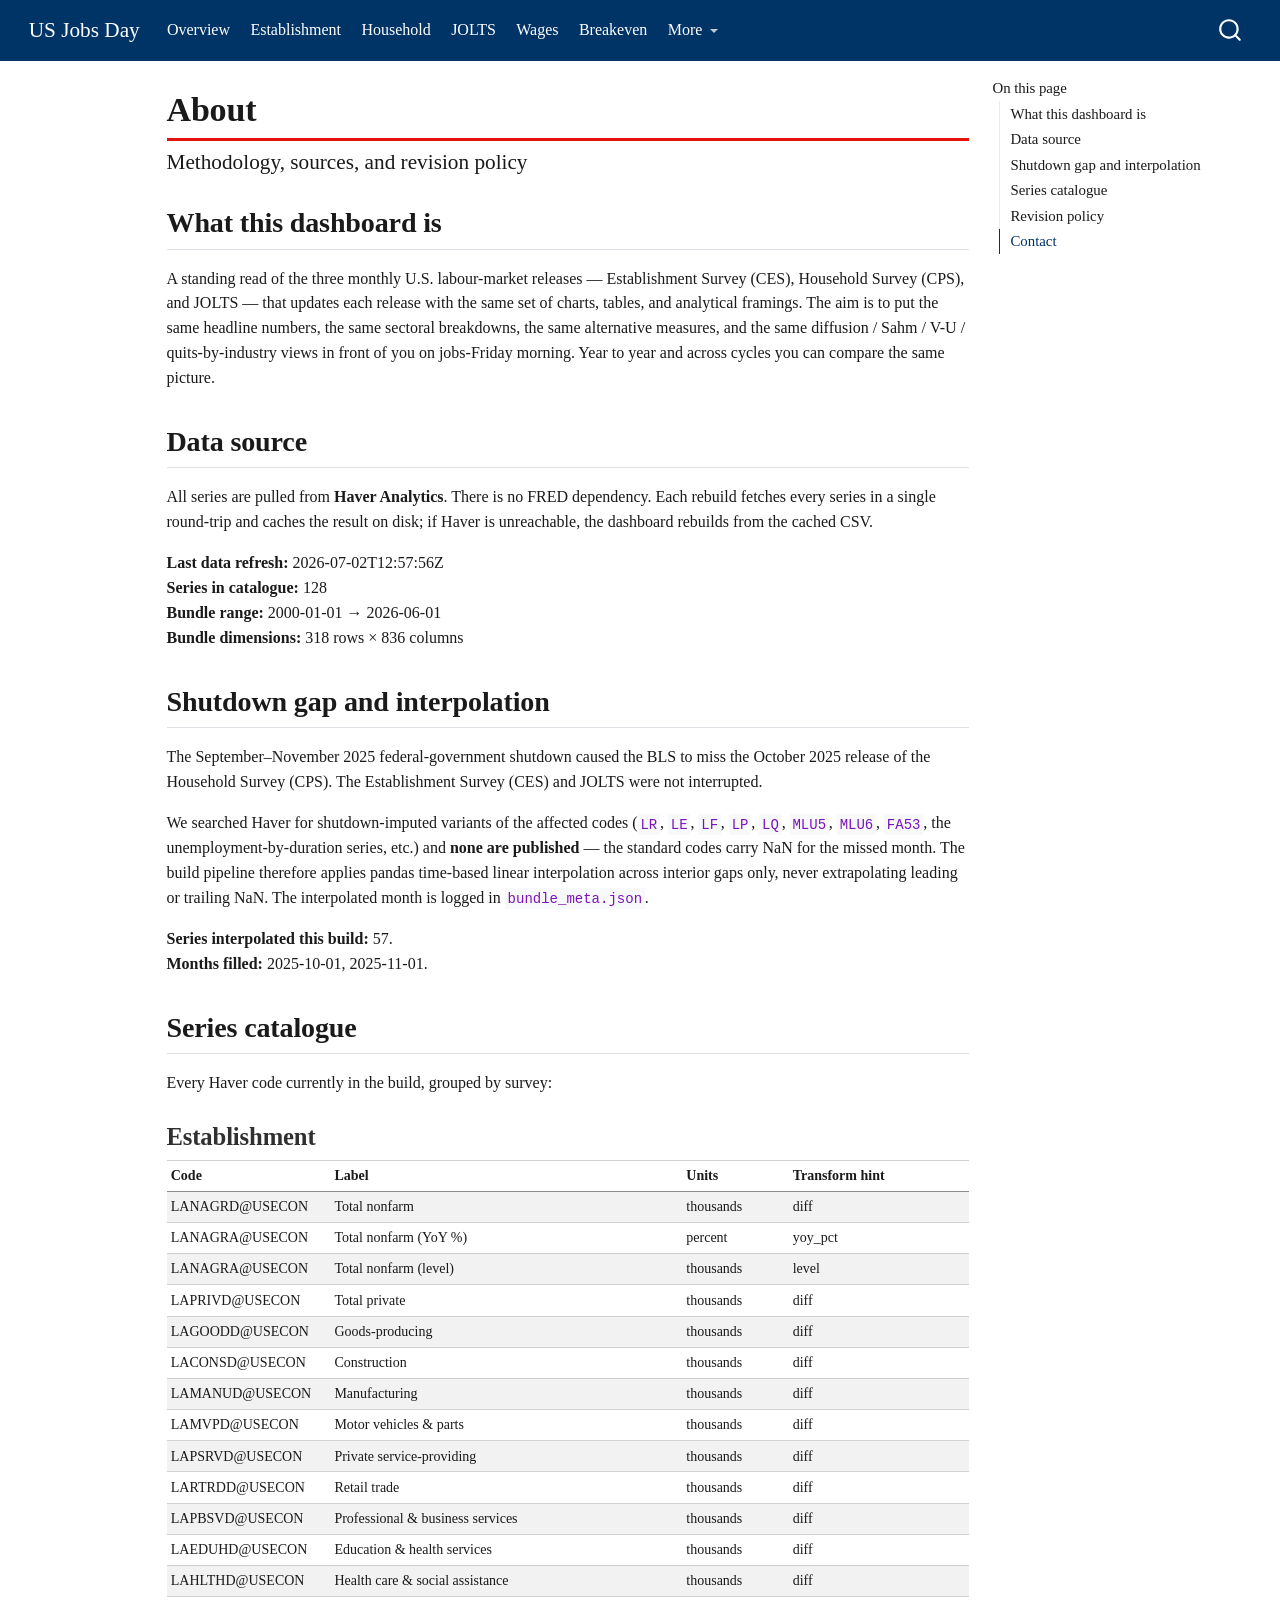
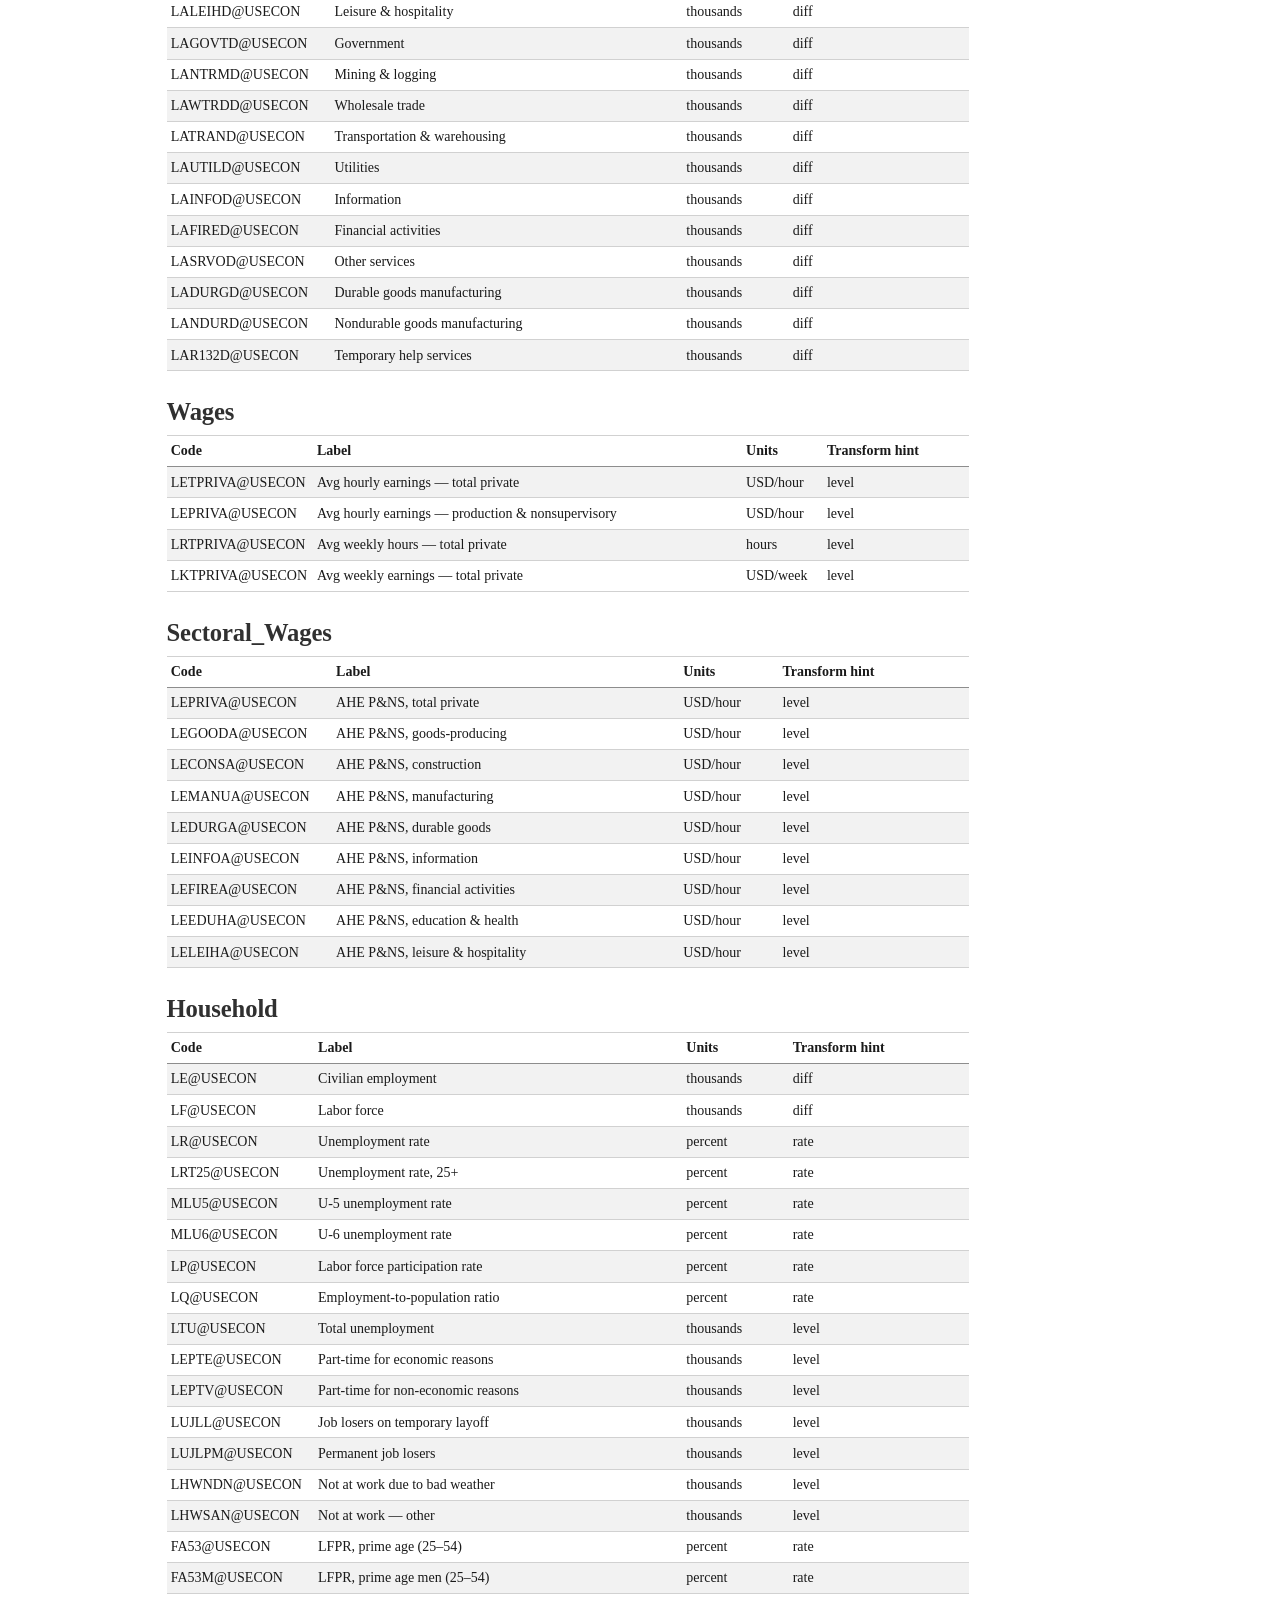
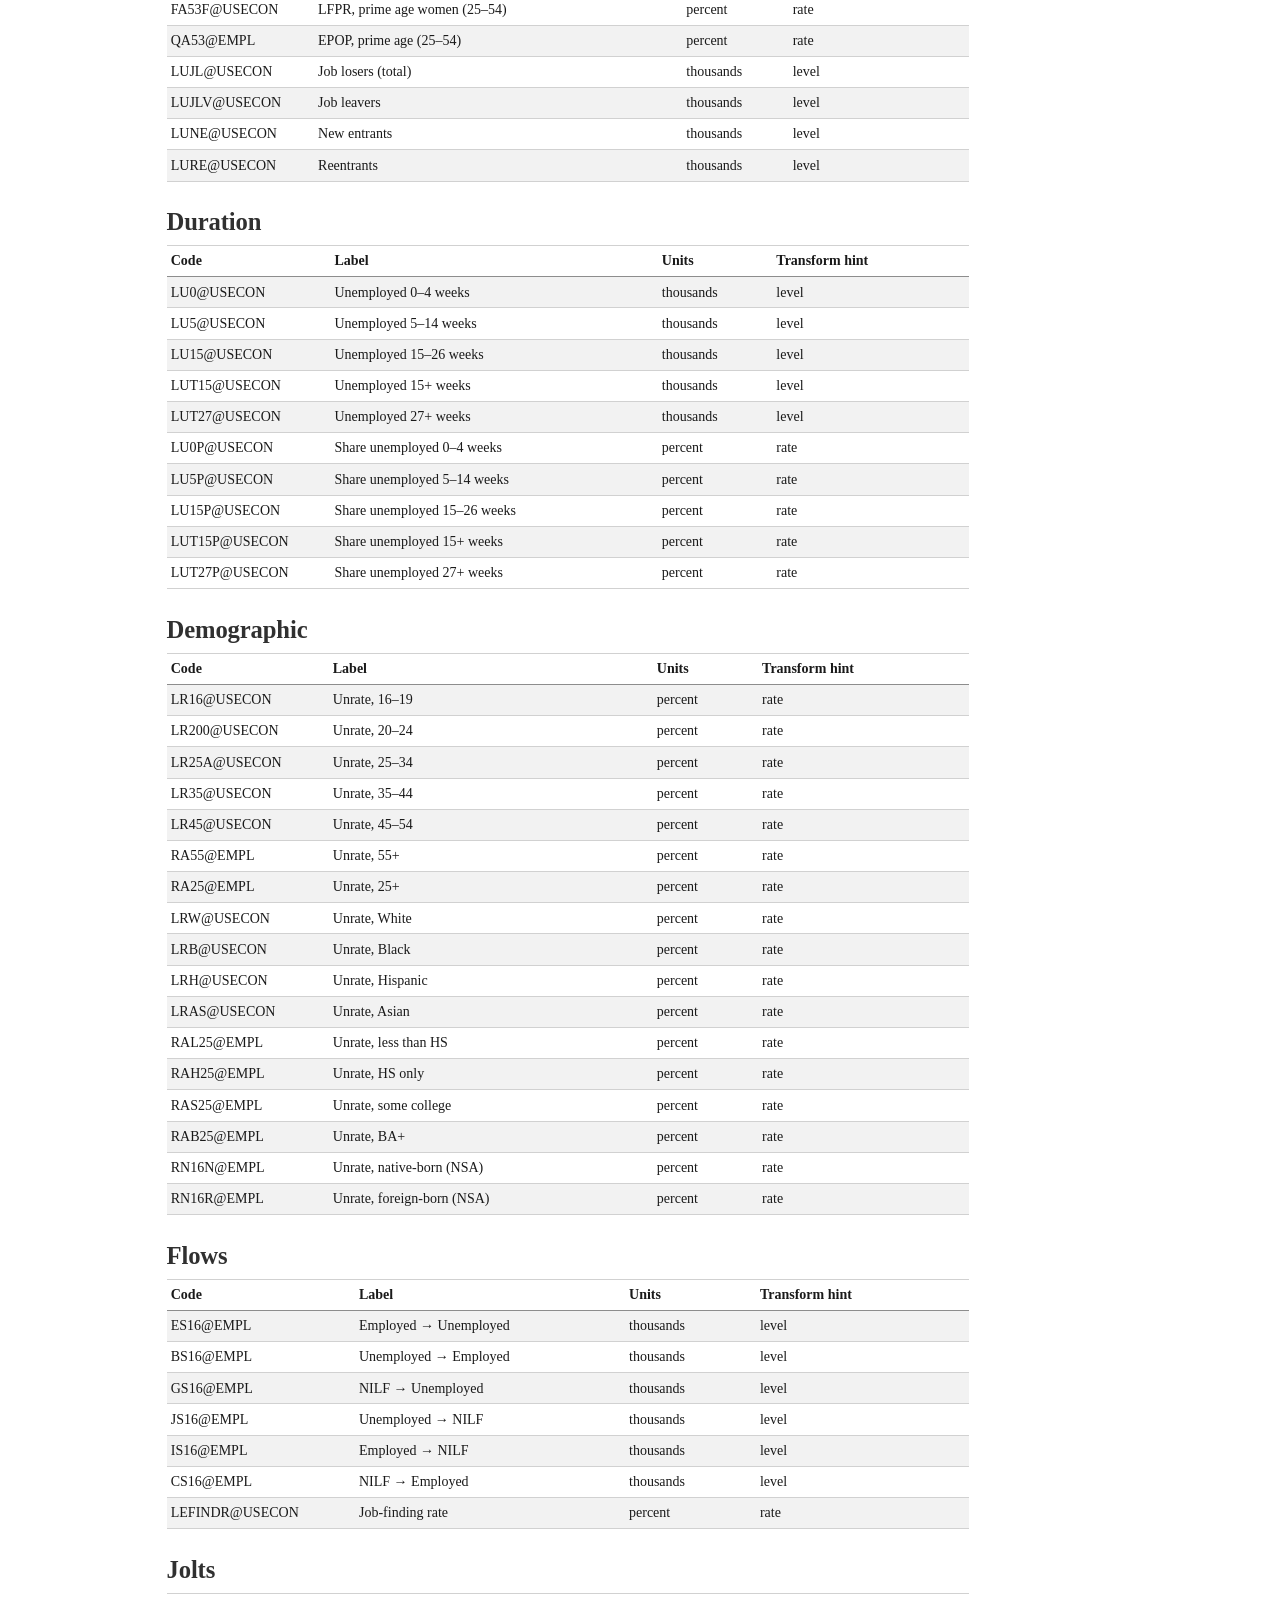
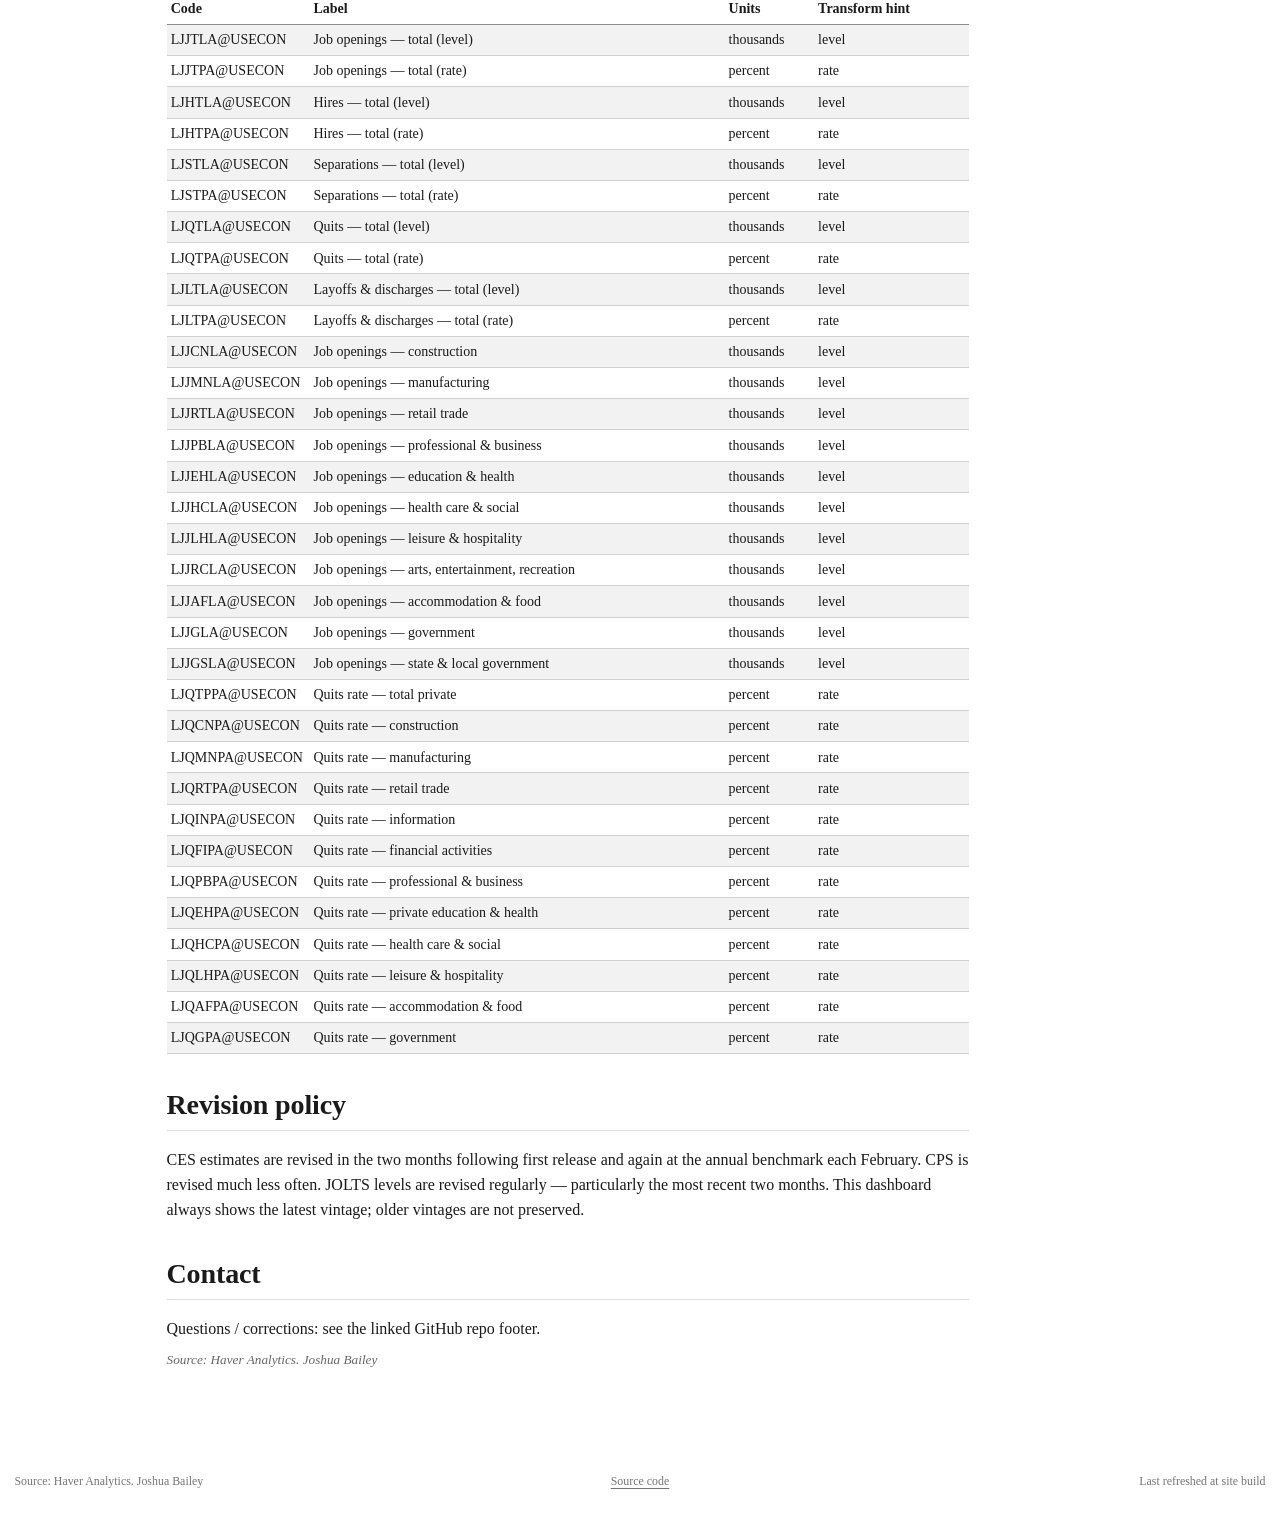
<file: about.html>
<!DOCTYPE html>
<html xmlns="http://www.w3.org/1999/xhtml" lang="en" xml:lang="en"><head>

<meta charset="utf-8">
<meta name="generator" content="quarto-1.6.42">

<meta name="viewport" content="width=device-width, initial-scale=1.0, user-scalable=yes">


<title>About – US Jobs Day</title>
<style>
code{white-space: pre-wrap;}
span.smallcaps{font-variant: small-caps;}
div.columns{display: flex; gap: min(4vw, 1.5em);}
div.column{flex: auto; overflow-x: auto;}
div.hanging-indent{margin-left: 1.5em; text-indent: -1.5em;}
ul.task-list{list-style: none;}
ul.task-list li input[type="checkbox"] {
  width: 0.8em;
  margin: 0 0.8em 0.2em -1em; /* quarto-specific, see https://github.com/quarto-dev/quarto-cli/issues/4556 */ 
  vertical-align: middle;
}
</style>


<script src="site_libs/quarto-nav/quarto-nav.js"></script>
<script src="site_libs/quarto-nav/headroom.min.js"></script>
<script src="site_libs/clipboard/clipboard.min.js"></script>
<script src="site_libs/quarto-search/autocomplete.umd.js"></script>
<script src="site_libs/quarto-search/fuse.min.js"></script>
<script src="site_libs/quarto-search/quarto-search.js"></script>
<meta name="quarto:offset" content="./">
<script src="site_libs/quarto-html/quarto.js"></script>
<script src="site_libs/quarto-html/popper.min.js"></script>
<script src="site_libs/quarto-html/tippy.umd.min.js"></script>
<script src="site_libs/quarto-html/anchor.min.js"></script>
<link href="site_libs/quarto-html/tippy.css" rel="stylesheet">
<link href="site_libs/quarto-html/quarto-syntax-highlighting-2f5df379a58b258e96c21c0638c20c03.css" rel="stylesheet" id="quarto-text-highlighting-styles">
<script src="site_libs/bootstrap/bootstrap.min.js"></script>
<link href="site_libs/bootstrap/bootstrap-icons.css" rel="stylesheet">
<link href="site_libs/bootstrap/bootstrap-bac0876a1e054e1582b40d02a5492bbf.min.css" rel="stylesheet" append-hash="true" id="quarto-bootstrap" data-mode="light">
<script id="quarto-search-options" type="application/json">{
  "location": "navbar",
  "copy-button": false,
  "collapse-after": 3,
  "panel-placement": "end",
  "type": "overlay",
  "limit": 50,
  "keyboard-shortcut": [
    "f",
    "/",
    "s"
  ],
  "show-item-context": false,
  "language": {
    "search-no-results-text": "No results",
    "search-matching-documents-text": "matching documents",
    "search-copy-link-title": "Copy link to search",
    "search-hide-matches-text": "Hide additional matches",
    "search-more-match-text": "more match in this document",
    "search-more-matches-text": "more matches in this document",
    "search-clear-button-title": "Clear",
    "search-text-placeholder": "",
    "search-detached-cancel-button-title": "Cancel",
    "search-submit-button-title": "Submit",
    "search-label": "Search"
  }
}</script>
<style>html{ scroll-behavior: smooth; }</style>


</head>

<body class="nav-fixed">

<div id="quarto-search-results"></div>
  <header id="quarto-header" class="headroom fixed-top">
    <nav class="navbar navbar-expand-lg " data-bs-theme="dark">
      <div class="navbar-container container-fluid">
      <div class="navbar-brand-container mx-auto">
    <a class="navbar-brand" href="./index.html">
    <span class="navbar-title">US Jobs Day</span>
    </a>
  </div>
            <div id="quarto-search" class="" title="Search"></div>
          <button class="navbar-toggler" type="button" data-bs-toggle="collapse" data-bs-target="#navbarCollapse" aria-controls="navbarCollapse" role="menu" aria-expanded="false" aria-label="Toggle navigation" onclick="if (window.quartoToggleHeadroom) { window.quartoToggleHeadroom(); }">
  <span class="navbar-toggler-icon"></span>
</button>
          <div class="collapse navbar-collapse" id="navbarCollapse">
            <ul class="navbar-nav navbar-nav-scroll me-auto">
  <li class="nav-item">
    <a class="nav-link" href="./index.html"> 
<span class="menu-text">Overview</span></a>
  </li>  
  <li class="nav-item">
    <a class="nav-link" href="./establishment.html"> 
<span class="menu-text">Establishment</span></a>
  </li>  
  <li class="nav-item">
    <a class="nav-link" href="./household.html"> 
<span class="menu-text">Household</span></a>
  </li>  
  <li class="nav-item">
    <a class="nav-link" href="./jolts.html"> 
<span class="menu-text">JOLTS</span></a>
  </li>  
  <li class="nav-item">
    <a class="nav-link" href="./wages.html"> 
<span class="menu-text">Wages</span></a>
  </li>  
  <li class="nav-item">
    <a class="nav-link" href="./breakeven.html"> 
<span class="menu-text">Breakeven</span></a>
  </li>  
  <li class="nav-item dropdown ">
    <a class="nav-link dropdown-toggle" href="#" id="nav-menu-more" role="link" data-bs-toggle="dropdown" aria-expanded="false">
 <span class="menu-text">More</span>
    </a>
    <ul class="dropdown-menu" aria-labelledby="nav-menu-more">    
        <li>
    <a class="dropdown-item" href="./raw-data.html">
 <span class="dropdown-text">Raw data</span></a>
  </li>  
        <li>
    <a class="dropdown-item" href="./about.html">
 <span class="dropdown-text">About</span></a>
  </li>  
    </ul>
  </li>
</ul>
          </div> <!-- /navcollapse -->
            <div class="quarto-navbar-tools">
</div>
      </div> <!-- /container-fluid -->
    </nav>
</header>
<!-- content -->
<div id="quarto-content" class="quarto-container page-columns page-rows-contents page-layout-article page-navbar">
<!-- sidebar -->
<!-- margin-sidebar -->
    <div id="quarto-margin-sidebar" class="sidebar margin-sidebar">
        <nav id="TOC" role="doc-toc" class="toc-active">
    <h2 id="toc-title">On this page</h2>
   
  <ul class="collapse">
  <li><a href="#what-this-dashboard-is" id="toc-what-this-dashboard-is" class="nav-link active" data-scroll-target="#what-this-dashboard-is">What this dashboard is</a></li>
  <li><a href="#data-source" id="toc-data-source" class="nav-link" data-scroll-target="#data-source">Data source</a></li>
  <li><a href="#shutdown-gap-and-interpolation" id="toc-shutdown-gap-and-interpolation" class="nav-link" data-scroll-target="#shutdown-gap-and-interpolation">Shutdown gap and interpolation</a></li>
  <li><a href="#series-catalogue" id="toc-series-catalogue" class="nav-link" data-scroll-target="#series-catalogue">Series catalogue</a></li>
  <li><a href="#revision-policy" id="toc-revision-policy" class="nav-link" data-scroll-target="#revision-policy">Revision policy</a></li>
  <li><a href="#contact" id="toc-contact" class="nav-link" data-scroll-target="#contact">Contact</a></li>
  </ul>
</nav>
    </div>
<!-- main -->
<main class="content" id="quarto-document-content">

<header id="title-block-header" class="quarto-title-block default">
<div class="quarto-title">
<h1 class="title">About</h1>
<p class="subtitle lead">Methodology, sources, and revision policy</p>
</div>



<div class="quarto-title-meta">

    
  
    
  </div>
  


</header>


<section id="what-this-dashboard-is" class="level2">
<h2 class="anchored" data-anchor-id="what-this-dashboard-is">What this dashboard is</h2>
<p>A standing read of the three monthly U.S. labour-market releases — Establishment Survey (CES), Household Survey (CPS), and JOLTS — that updates each release with the same set of charts, tables, and analytical framings. The aim is to put the same headline numbers, the same sectoral breakdowns, the same alternative measures, and the same diffusion / Sahm / V-U / quits-by-industry views in front of you on jobs-Friday morning. Year to year and across cycles you can compare the same picture.</p>
</section>
<section id="data-source" class="level2">
<h2 class="anchored" data-anchor-id="data-source">Data source</h2>
<p>All series are pulled from <strong>Haver Analytics</strong>. There is no FRED dependency. Each rebuild fetches every series in a single round-trip and caches the result on disk; if Haver is unreachable, the dashboard rebuilds from the cached CSV.</p>
<div id="data-meta" class="cell" data-execution_count="2">
<p><strong>Last data refresh:</strong> 2026-07-02T12:57:56Z<br>
<strong>Series in catalogue:</strong> 128<br>
<strong>Bundle range:</strong> 2000-01-01 → 2026-06-01<br>
<strong>Bundle dimensions:</strong> 318 rows × 836 columns</p>
</div>
</section>
<section id="shutdown-gap-and-interpolation" class="level2">
<h2 class="anchored" data-anchor-id="shutdown-gap-and-interpolation">Shutdown gap and interpolation</h2>
<p>The September–November 2025 federal-government shutdown caused the BLS to miss the October 2025 release of the Household Survey (CPS). The Establishment Survey (CES) and JOLTS were not interrupted.</p>
<p>We searched Haver for shutdown-imputed variants of the affected codes (<code>LR</code>, <code>LE</code>, <code>LF</code>, <code>LP</code>, <code>LQ</code>, <code>MLU5</code>, <code>MLU6</code>, <code>FA53</code>, the unemployment-by-duration series, etc.) and <strong>none are published</strong> — the standard codes carry NaN for the missed month. The build pipeline therefore applies pandas time-based linear interpolation across interior gaps only, never extrapolating leading or trailing NaN. The interpolated month is logged in <code>bundle_meta.json</code>.</p>
<div id="interp-list" class="cell" data-execution_count="3">
<p><strong>Series interpolated this build:</strong> 57.<br>
<strong>Months filled:</strong> 2025-10-01, 2025-11-01.</p>
</div>
</section>
<section id="series-catalogue" class="level2">
<h2 class="anchored" data-anchor-id="series-catalogue">Series catalogue</h2>
<p>Every Haver code currently in the build, grouped by survey:</p>
<div id="catalog" class="cell" data-execution_count="4">
<section id="establishment" class="level3">
<h3 class="anchored" data-anchor-id="establishment">Establishment</h3>
<table class="caption-top table table-sm table-striped small">
<colgroup>
<col style="width: 20%">
<col style="width: 43%">
<col style="width: 13%">
<col style="width: 22%">
</colgroup>
<thead>
<tr class="header">
<th style="text-align: left;">Code</th>
<th style="text-align: left;">Label</th>
<th style="text-align: left;">Units</th>
<th style="text-align: left;">Transform hint</th>
</tr>
</thead>
<tbody>
<tr class="odd">
<td style="text-align: left;">LANAGRD@USECON</td>
<td style="text-align: left;">Total nonfarm</td>
<td style="text-align: left;">thousands</td>
<td style="text-align: left;">diff</td>
</tr>
<tr class="even">
<td style="text-align: left;">LANAGRA@USECON</td>
<td style="text-align: left;">Total nonfarm (YoY %)</td>
<td style="text-align: left;">percent</td>
<td style="text-align: left;">yoy_pct</td>
</tr>
<tr class="odd">
<td style="text-align: left;">LANAGRA@USECON</td>
<td style="text-align: left;">Total nonfarm (level)</td>
<td style="text-align: left;">thousands</td>
<td style="text-align: left;">level</td>
</tr>
<tr class="even">
<td style="text-align: left;">LAPRIVD@USECON</td>
<td style="text-align: left;">Total private</td>
<td style="text-align: left;">thousands</td>
<td style="text-align: left;">diff</td>
</tr>
<tr class="odd">
<td style="text-align: left;">LAGOODD@USECON</td>
<td style="text-align: left;">Goods-producing</td>
<td style="text-align: left;">thousands</td>
<td style="text-align: left;">diff</td>
</tr>
<tr class="even">
<td style="text-align: left;">LACONSD@USECON</td>
<td style="text-align: left;">Construction</td>
<td style="text-align: left;">thousands</td>
<td style="text-align: left;">diff</td>
</tr>
<tr class="odd">
<td style="text-align: left;">LAMANUD@USECON</td>
<td style="text-align: left;">Manufacturing</td>
<td style="text-align: left;">thousands</td>
<td style="text-align: left;">diff</td>
</tr>
<tr class="even">
<td style="text-align: left;">LAMVPD@USECON</td>
<td style="text-align: left;">Motor vehicles &amp; parts</td>
<td style="text-align: left;">thousands</td>
<td style="text-align: left;">diff</td>
</tr>
<tr class="odd">
<td style="text-align: left;">LAPSRVD@USECON</td>
<td style="text-align: left;">Private service-providing</td>
<td style="text-align: left;">thousands</td>
<td style="text-align: left;">diff</td>
</tr>
<tr class="even">
<td style="text-align: left;">LARTRDD@USECON</td>
<td style="text-align: left;">Retail trade</td>
<td style="text-align: left;">thousands</td>
<td style="text-align: left;">diff</td>
</tr>
<tr class="odd">
<td style="text-align: left;">LAPBSVD@USECON</td>
<td style="text-align: left;">Professional &amp; business services</td>
<td style="text-align: left;">thousands</td>
<td style="text-align: left;">diff</td>
</tr>
<tr class="even">
<td style="text-align: left;">LAEDUHD@USECON</td>
<td style="text-align: left;">Education &amp; health services</td>
<td style="text-align: left;">thousands</td>
<td style="text-align: left;">diff</td>
</tr>
<tr class="odd">
<td style="text-align: left;">LAHLTHD@USECON</td>
<td style="text-align: left;">Health care &amp; social assistance</td>
<td style="text-align: left;">thousands</td>
<td style="text-align: left;">diff</td>
</tr>
<tr class="even">
<td style="text-align: left;">LALEIHD@USECON</td>
<td style="text-align: left;">Leisure &amp; hospitality</td>
<td style="text-align: left;">thousands</td>
<td style="text-align: left;">diff</td>
</tr>
<tr class="odd">
<td style="text-align: left;">LAGOVTD@USECON</td>
<td style="text-align: left;">Government</td>
<td style="text-align: left;">thousands</td>
<td style="text-align: left;">diff</td>
</tr>
<tr class="even">
<td style="text-align: left;">LANTRMD@USECON</td>
<td style="text-align: left;">Mining &amp; logging</td>
<td style="text-align: left;">thousands</td>
<td style="text-align: left;">diff</td>
</tr>
<tr class="odd">
<td style="text-align: left;">LAWTRDD@USECON</td>
<td style="text-align: left;">Wholesale trade</td>
<td style="text-align: left;">thousands</td>
<td style="text-align: left;">diff</td>
</tr>
<tr class="even">
<td style="text-align: left;">LATRAND@USECON</td>
<td style="text-align: left;">Transportation &amp; warehousing</td>
<td style="text-align: left;">thousands</td>
<td style="text-align: left;">diff</td>
</tr>
<tr class="odd">
<td style="text-align: left;">LAUTILD@USECON</td>
<td style="text-align: left;">Utilities</td>
<td style="text-align: left;">thousands</td>
<td style="text-align: left;">diff</td>
</tr>
<tr class="even">
<td style="text-align: left;">LAINFOD@USECON</td>
<td style="text-align: left;">Information</td>
<td style="text-align: left;">thousands</td>
<td style="text-align: left;">diff</td>
</tr>
<tr class="odd">
<td style="text-align: left;">LAFIRED@USECON</td>
<td style="text-align: left;">Financial activities</td>
<td style="text-align: left;">thousands</td>
<td style="text-align: left;">diff</td>
</tr>
<tr class="even">
<td style="text-align: left;">LASRVOD@USECON</td>
<td style="text-align: left;">Other services</td>
<td style="text-align: left;">thousands</td>
<td style="text-align: left;">diff</td>
</tr>
<tr class="odd">
<td style="text-align: left;">LADURGD@USECON</td>
<td style="text-align: left;">Durable goods manufacturing</td>
<td style="text-align: left;">thousands</td>
<td style="text-align: left;">diff</td>
</tr>
<tr class="even">
<td style="text-align: left;">LANDURD@USECON</td>
<td style="text-align: left;">Nondurable goods manufacturing</td>
<td style="text-align: left;">thousands</td>
<td style="text-align: left;">diff</td>
</tr>
<tr class="odd">
<td style="text-align: left;">LAR132D@USECON</td>
<td style="text-align: left;">Temporary help services</td>
<td style="text-align: left;">thousands</td>
<td style="text-align: left;">diff</td>
</tr>
</tbody>
</table>
</section>
<section id="wages" class="level3">
<h3 class="anchored" data-anchor-id="wages">Wages</h3>
<table class="caption-top table table-sm table-striped small">
<colgroup>
<col style="width: 17%">
<col style="width: 53%">
<col style="width: 10%">
<col style="width: 18%">
</colgroup>
<thead>
<tr class="header">
<th style="text-align: left;">Code</th>
<th style="text-align: left;">Label</th>
<th style="text-align: left;">Units</th>
<th style="text-align: left;">Transform hint</th>
</tr>
</thead>
<tbody>
<tr class="odd">
<td style="text-align: left;">LETPRIVA@USECON</td>
<td style="text-align: left;">Avg hourly earnings — total private</td>
<td style="text-align: left;">USD/hour</td>
<td style="text-align: left;">level</td>
</tr>
<tr class="even">
<td style="text-align: left;">LEPRIVA@USECON</td>
<td style="text-align: left;">Avg hourly earnings — production &amp; nonsupervisory</td>
<td style="text-align: left;">USD/hour</td>
<td style="text-align: left;">level</td>
</tr>
<tr class="odd">
<td style="text-align: left;">LRTPRIVA@USECON</td>
<td style="text-align: left;">Avg weekly hours — total private</td>
<td style="text-align: left;">hours</td>
<td style="text-align: left;">level</td>
</tr>
<tr class="even">
<td style="text-align: left;">LKTPRIVA@USECON</td>
<td style="text-align: left;">Avg weekly earnings — total private</td>
<td style="text-align: left;">USD/week</td>
<td style="text-align: left;">level</td>
</tr>
</tbody>
</table>
</section>
<section id="sectoral_wages" class="level3">
<h3 class="anchored" data-anchor-id="sectoral_wages">Sectoral_Wages</h3>
<table class="caption-top table table-sm table-striped small">
<colgroup>
<col style="width: 20%">
<col style="width: 42%">
<col style="width: 12%">
<col style="width: 23%">
</colgroup>
<thead>
<tr class="header">
<th style="text-align: left;">Code</th>
<th style="text-align: left;">Label</th>
<th style="text-align: left;">Units</th>
<th style="text-align: left;">Transform hint</th>
</tr>
</thead>
<tbody>
<tr class="odd">
<td style="text-align: left;">LEPRIVA@USECON</td>
<td style="text-align: left;">AHE P&amp;NS, total private</td>
<td style="text-align: left;">USD/hour</td>
<td style="text-align: left;">level</td>
</tr>
<tr class="even">
<td style="text-align: left;">LEGOODA@USECON</td>
<td style="text-align: left;">AHE P&amp;NS, goods-producing</td>
<td style="text-align: left;">USD/hour</td>
<td style="text-align: left;">level</td>
</tr>
<tr class="odd">
<td style="text-align: left;">LECONSA@USECON</td>
<td style="text-align: left;">AHE P&amp;NS, construction</td>
<td style="text-align: left;">USD/hour</td>
<td style="text-align: left;">level</td>
</tr>
<tr class="even">
<td style="text-align: left;">LEMANUA@USECON</td>
<td style="text-align: left;">AHE P&amp;NS, manufacturing</td>
<td style="text-align: left;">USD/hour</td>
<td style="text-align: left;">level</td>
</tr>
<tr class="odd">
<td style="text-align: left;">LEDURGA@USECON</td>
<td style="text-align: left;">AHE P&amp;NS, durable goods</td>
<td style="text-align: left;">USD/hour</td>
<td style="text-align: left;">level</td>
</tr>
<tr class="even">
<td style="text-align: left;">LEINFOA@USECON</td>
<td style="text-align: left;">AHE P&amp;NS, information</td>
<td style="text-align: left;">USD/hour</td>
<td style="text-align: left;">level</td>
</tr>
<tr class="odd">
<td style="text-align: left;">LEFIREA@USECON</td>
<td style="text-align: left;">AHE P&amp;NS, financial activities</td>
<td style="text-align: left;">USD/hour</td>
<td style="text-align: left;">level</td>
</tr>
<tr class="even">
<td style="text-align: left;">LEEDUHA@USECON</td>
<td style="text-align: left;">AHE P&amp;NS, education &amp; health</td>
<td style="text-align: left;">USD/hour</td>
<td style="text-align: left;">level</td>
</tr>
<tr class="odd">
<td style="text-align: left;">LELEIHA@USECON</td>
<td style="text-align: left;">AHE P&amp;NS, leisure &amp; hospitality</td>
<td style="text-align: left;">USD/hour</td>
<td style="text-align: left;">level</td>
</tr>
</tbody>
</table>
</section>
<section id="household" class="level3">
<h3 class="anchored" data-anchor-id="household">Household</h3>
<table class="caption-top table table-sm table-striped small">
<colgroup>
<col style="width: 18%">
<col style="width: 45%">
<col style="width: 13%">
<col style="width: 22%">
</colgroup>
<thead>
<tr class="header">
<th style="text-align: left;">Code</th>
<th style="text-align: left;">Label</th>
<th style="text-align: left;">Units</th>
<th style="text-align: left;">Transform hint</th>
</tr>
</thead>
<tbody>
<tr class="odd">
<td style="text-align: left;">LE@USECON</td>
<td style="text-align: left;">Civilian employment</td>
<td style="text-align: left;">thousands</td>
<td style="text-align: left;">diff</td>
</tr>
<tr class="even">
<td style="text-align: left;">LF@USECON</td>
<td style="text-align: left;">Labor force</td>
<td style="text-align: left;">thousands</td>
<td style="text-align: left;">diff</td>
</tr>
<tr class="odd">
<td style="text-align: left;">LR@USECON</td>
<td style="text-align: left;">Unemployment rate</td>
<td style="text-align: left;">percent</td>
<td style="text-align: left;">rate</td>
</tr>
<tr class="even">
<td style="text-align: left;">LRT25@USECON</td>
<td style="text-align: left;">Unemployment rate, 25+</td>
<td style="text-align: left;">percent</td>
<td style="text-align: left;">rate</td>
</tr>
<tr class="odd">
<td style="text-align: left;">MLU5@USECON</td>
<td style="text-align: left;">U-5 unemployment rate</td>
<td style="text-align: left;">percent</td>
<td style="text-align: left;">rate</td>
</tr>
<tr class="even">
<td style="text-align: left;">MLU6@USECON</td>
<td style="text-align: left;">U-6 unemployment rate</td>
<td style="text-align: left;">percent</td>
<td style="text-align: left;">rate</td>
</tr>
<tr class="odd">
<td style="text-align: left;">LP@USECON</td>
<td style="text-align: left;">Labor force participation rate</td>
<td style="text-align: left;">percent</td>
<td style="text-align: left;">rate</td>
</tr>
<tr class="even">
<td style="text-align: left;">LQ@USECON</td>
<td style="text-align: left;">Employment-to-population ratio</td>
<td style="text-align: left;">percent</td>
<td style="text-align: left;">rate</td>
</tr>
<tr class="odd">
<td style="text-align: left;">LTU@USECON</td>
<td style="text-align: left;">Total unemployment</td>
<td style="text-align: left;">thousands</td>
<td style="text-align: left;">level</td>
</tr>
<tr class="even">
<td style="text-align: left;">LEPTE@USECON</td>
<td style="text-align: left;">Part-time for economic reasons</td>
<td style="text-align: left;">thousands</td>
<td style="text-align: left;">level</td>
</tr>
<tr class="odd">
<td style="text-align: left;">LEPTV@USECON</td>
<td style="text-align: left;">Part-time for non-economic reasons</td>
<td style="text-align: left;">thousands</td>
<td style="text-align: left;">level</td>
</tr>
<tr class="even">
<td style="text-align: left;">LUJLL@USECON</td>
<td style="text-align: left;">Job losers on temporary layoff</td>
<td style="text-align: left;">thousands</td>
<td style="text-align: left;">level</td>
</tr>
<tr class="odd">
<td style="text-align: left;">LUJLPM@USECON</td>
<td style="text-align: left;">Permanent job losers</td>
<td style="text-align: left;">thousands</td>
<td style="text-align: left;">level</td>
</tr>
<tr class="even">
<td style="text-align: left;">LHWNDN@USECON</td>
<td style="text-align: left;">Not at work due to bad weather</td>
<td style="text-align: left;">thousands</td>
<td style="text-align: left;">level</td>
</tr>
<tr class="odd">
<td style="text-align: left;">LHWSAN@USECON</td>
<td style="text-align: left;">Not at work — other</td>
<td style="text-align: left;">thousands</td>
<td style="text-align: left;">level</td>
</tr>
<tr class="even">
<td style="text-align: left;">FA53@USECON</td>
<td style="text-align: left;">LFPR, prime age (25–54)</td>
<td style="text-align: left;">percent</td>
<td style="text-align: left;">rate</td>
</tr>
<tr class="odd">
<td style="text-align: left;">FA53M@USECON</td>
<td style="text-align: left;">LFPR, prime age men (25–54)</td>
<td style="text-align: left;">percent</td>
<td style="text-align: left;">rate</td>
</tr>
<tr class="even">
<td style="text-align: left;">FA53F@USECON</td>
<td style="text-align: left;">LFPR, prime age women (25–54)</td>
<td style="text-align: left;">percent</td>
<td style="text-align: left;">rate</td>
</tr>
<tr class="odd">
<td style="text-align: left;">QA53@EMPL</td>
<td style="text-align: left;">EPOP, prime age (25–54)</td>
<td style="text-align: left;">percent</td>
<td style="text-align: left;">rate</td>
</tr>
<tr class="even">
<td style="text-align: left;">LUJL@USECON</td>
<td style="text-align: left;">Job losers (total)</td>
<td style="text-align: left;">thousands</td>
<td style="text-align: left;">level</td>
</tr>
<tr class="odd">
<td style="text-align: left;">LUJLV@USECON</td>
<td style="text-align: left;">Job leavers</td>
<td style="text-align: left;">thousands</td>
<td style="text-align: left;">level</td>
</tr>
<tr class="even">
<td style="text-align: left;">LUNE@USECON</td>
<td style="text-align: left;">New entrants</td>
<td style="text-align: left;">thousands</td>
<td style="text-align: left;">level</td>
</tr>
<tr class="odd">
<td style="text-align: left;">LURE@USECON</td>
<td style="text-align: left;">Reentrants</td>
<td style="text-align: left;">thousands</td>
<td style="text-align: left;">level</td>
</tr>
</tbody>
</table>
</section>
<section id="duration" class="level3">
<h3 class="anchored" data-anchor-id="duration">Duration</h3>
<table class="caption-top table table-sm table-striped small">
<colgroup>
<col style="width: 20%">
<col style="width: 40%">
<col style="width: 14%">
<col style="width: 24%">
</colgroup>
<thead>
<tr class="header">
<th style="text-align: left;">Code</th>
<th style="text-align: left;">Label</th>
<th style="text-align: left;">Units</th>
<th style="text-align: left;">Transform hint</th>
</tr>
</thead>
<tbody>
<tr class="odd">
<td style="text-align: left;">LU0@USECON</td>
<td style="text-align: left;">Unemployed 0–4 weeks</td>
<td style="text-align: left;">thousands</td>
<td style="text-align: left;">level</td>
</tr>
<tr class="even">
<td style="text-align: left;">LU5@USECON</td>
<td style="text-align: left;">Unemployed 5–14 weeks</td>
<td style="text-align: left;">thousands</td>
<td style="text-align: left;">level</td>
</tr>
<tr class="odd">
<td style="text-align: left;">LU15@USECON</td>
<td style="text-align: left;">Unemployed 15–26 weeks</td>
<td style="text-align: left;">thousands</td>
<td style="text-align: left;">level</td>
</tr>
<tr class="even">
<td style="text-align: left;">LUT15@USECON</td>
<td style="text-align: left;">Unemployed 15+ weeks</td>
<td style="text-align: left;">thousands</td>
<td style="text-align: left;">level</td>
</tr>
<tr class="odd">
<td style="text-align: left;">LUT27@USECON</td>
<td style="text-align: left;">Unemployed 27+ weeks</td>
<td style="text-align: left;">thousands</td>
<td style="text-align: left;">level</td>
</tr>
<tr class="even">
<td style="text-align: left;">LU0P@USECON</td>
<td style="text-align: left;">Share unemployed 0–4 weeks</td>
<td style="text-align: left;">percent</td>
<td style="text-align: left;">rate</td>
</tr>
<tr class="odd">
<td style="text-align: left;">LU5P@USECON</td>
<td style="text-align: left;">Share unemployed 5–14 weeks</td>
<td style="text-align: left;">percent</td>
<td style="text-align: left;">rate</td>
</tr>
<tr class="even">
<td style="text-align: left;">LU15P@USECON</td>
<td style="text-align: left;">Share unemployed 15–26 weeks</td>
<td style="text-align: left;">percent</td>
<td style="text-align: left;">rate</td>
</tr>
<tr class="odd">
<td style="text-align: left;">LUT15P@USECON</td>
<td style="text-align: left;">Share unemployed 15+ weeks</td>
<td style="text-align: left;">percent</td>
<td style="text-align: left;">rate</td>
</tr>
<tr class="even">
<td style="text-align: left;">LUT27P@USECON</td>
<td style="text-align: left;">Share unemployed 27+ weeks</td>
<td style="text-align: left;">percent</td>
<td style="text-align: left;">rate</td>
</tr>
</tbody>
</table>
</section>
<section id="demographic" class="level3">
<h3 class="anchored" data-anchor-id="demographic">Demographic</h3>
<table class="caption-top table table-sm table-striped small">
<colgroup>
<col style="width: 20%">
<col style="width: 40%">
<col style="width: 13%">
<col style="width: 26%">
</colgroup>
<thead>
<tr class="header">
<th style="text-align: left;">Code</th>
<th style="text-align: left;">Label</th>
<th style="text-align: left;">Units</th>
<th style="text-align: left;">Transform hint</th>
</tr>
</thead>
<tbody>
<tr class="odd">
<td style="text-align: left;">LR16@USECON</td>
<td style="text-align: left;">Unrate, 16–19</td>
<td style="text-align: left;">percent</td>
<td style="text-align: left;">rate</td>
</tr>
<tr class="even">
<td style="text-align: left;">LR200@USECON</td>
<td style="text-align: left;">Unrate, 20–24</td>
<td style="text-align: left;">percent</td>
<td style="text-align: left;">rate</td>
</tr>
<tr class="odd">
<td style="text-align: left;">LR25A@USECON</td>
<td style="text-align: left;">Unrate, 25–34</td>
<td style="text-align: left;">percent</td>
<td style="text-align: left;">rate</td>
</tr>
<tr class="even">
<td style="text-align: left;">LR35@USECON</td>
<td style="text-align: left;">Unrate, 35–44</td>
<td style="text-align: left;">percent</td>
<td style="text-align: left;">rate</td>
</tr>
<tr class="odd">
<td style="text-align: left;">LR45@USECON</td>
<td style="text-align: left;">Unrate, 45–54</td>
<td style="text-align: left;">percent</td>
<td style="text-align: left;">rate</td>
</tr>
<tr class="even">
<td style="text-align: left;">RA55@EMPL</td>
<td style="text-align: left;">Unrate, 55+</td>
<td style="text-align: left;">percent</td>
<td style="text-align: left;">rate</td>
</tr>
<tr class="odd">
<td style="text-align: left;">RA25@EMPL</td>
<td style="text-align: left;">Unrate, 25+</td>
<td style="text-align: left;">percent</td>
<td style="text-align: left;">rate</td>
</tr>
<tr class="even">
<td style="text-align: left;">LRW@USECON</td>
<td style="text-align: left;">Unrate, White</td>
<td style="text-align: left;">percent</td>
<td style="text-align: left;">rate</td>
</tr>
<tr class="odd">
<td style="text-align: left;">LRB@USECON</td>
<td style="text-align: left;">Unrate, Black</td>
<td style="text-align: left;">percent</td>
<td style="text-align: left;">rate</td>
</tr>
<tr class="even">
<td style="text-align: left;">LRH@USECON</td>
<td style="text-align: left;">Unrate, Hispanic</td>
<td style="text-align: left;">percent</td>
<td style="text-align: left;">rate</td>
</tr>
<tr class="odd">
<td style="text-align: left;">LRAS@USECON</td>
<td style="text-align: left;">Unrate, Asian</td>
<td style="text-align: left;">percent</td>
<td style="text-align: left;">rate</td>
</tr>
<tr class="even">
<td style="text-align: left;">RAL25@EMPL</td>
<td style="text-align: left;">Unrate, less than HS</td>
<td style="text-align: left;">percent</td>
<td style="text-align: left;">rate</td>
</tr>
<tr class="odd">
<td style="text-align: left;">RAH25@EMPL</td>
<td style="text-align: left;">Unrate, HS only</td>
<td style="text-align: left;">percent</td>
<td style="text-align: left;">rate</td>
</tr>
<tr class="even">
<td style="text-align: left;">RAS25@EMPL</td>
<td style="text-align: left;">Unrate, some college</td>
<td style="text-align: left;">percent</td>
<td style="text-align: left;">rate</td>
</tr>
<tr class="odd">
<td style="text-align: left;">RAB25@EMPL</td>
<td style="text-align: left;">Unrate, BA+</td>
<td style="text-align: left;">percent</td>
<td style="text-align: left;">rate</td>
</tr>
<tr class="even">
<td style="text-align: left;">RN16N@EMPL</td>
<td style="text-align: left;">Unrate, native-born (NSA)</td>
<td style="text-align: left;">percent</td>
<td style="text-align: left;">rate</td>
</tr>
<tr class="odd">
<td style="text-align: left;">RN16R@EMPL</td>
<td style="text-align: left;">Unrate, foreign-born (NSA)</td>
<td style="text-align: left;">percent</td>
<td style="text-align: left;">rate</td>
</tr>
</tbody>
</table>
</section>
<section id="flows" class="level3">
<h3 class="anchored" data-anchor-id="flows">Flows</h3>
<table class="caption-top table table-sm table-striped small">
<colgroup>
<col style="width: 23%">
<col style="width: 33%">
<col style="width: 16%">
<col style="width: 26%">
</colgroup>
<thead>
<tr class="header">
<th style="text-align: left;">Code</th>
<th style="text-align: left;">Label</th>
<th style="text-align: left;">Units</th>
<th style="text-align: left;">Transform hint</th>
</tr>
</thead>
<tbody>
<tr class="odd">
<td style="text-align: left;">ES16@EMPL</td>
<td style="text-align: left;">Employed → Unemployed</td>
<td style="text-align: left;">thousands</td>
<td style="text-align: left;">level</td>
</tr>
<tr class="even">
<td style="text-align: left;">BS16@EMPL</td>
<td style="text-align: left;">Unemployed → Employed</td>
<td style="text-align: left;">thousands</td>
<td style="text-align: left;">level</td>
</tr>
<tr class="odd">
<td style="text-align: left;">GS16@EMPL</td>
<td style="text-align: left;">NILF → Unemployed</td>
<td style="text-align: left;">thousands</td>
<td style="text-align: left;">level</td>
</tr>
<tr class="even">
<td style="text-align: left;">JS16@EMPL</td>
<td style="text-align: left;">Unemployed → NILF</td>
<td style="text-align: left;">thousands</td>
<td style="text-align: left;">level</td>
</tr>
<tr class="odd">
<td style="text-align: left;">IS16@EMPL</td>
<td style="text-align: left;">Employed → NILF</td>
<td style="text-align: left;">thousands</td>
<td style="text-align: left;">level</td>
</tr>
<tr class="even">
<td style="text-align: left;">CS16@EMPL</td>
<td style="text-align: left;">NILF → Employed</td>
<td style="text-align: left;">thousands</td>
<td style="text-align: left;">level</td>
</tr>
<tr class="odd">
<td style="text-align: left;">LEFINDR@USECON</td>
<td style="text-align: left;">Job-finding rate</td>
<td style="text-align: left;">percent</td>
<td style="text-align: left;">rate</td>
</tr>
</tbody>
</table>
</section>
<section id="jolts" class="level3">
<h3 class="anchored" data-anchor-id="jolts">Jolts</h3>
<table class="caption-top table table-sm table-striped small">
<colgroup>
<col style="width: 17%">
<col style="width: 51%">
<col style="width: 11%">
<col style="width: 19%">
</colgroup>
<thead>
<tr class="header">
<th style="text-align: left;">Code</th>
<th style="text-align: left;">Label</th>
<th style="text-align: left;">Units</th>
<th style="text-align: left;">Transform hint</th>
</tr>
</thead>
<tbody>
<tr class="odd">
<td style="text-align: left;">LJJTLA@USECON</td>
<td style="text-align: left;">Job openings — total (level)</td>
<td style="text-align: left;">thousands</td>
<td style="text-align: left;">level</td>
</tr>
<tr class="even">
<td style="text-align: left;">LJJTPA@USECON</td>
<td style="text-align: left;">Job openings — total (rate)</td>
<td style="text-align: left;">percent</td>
<td style="text-align: left;">rate</td>
</tr>
<tr class="odd">
<td style="text-align: left;">LJHTLA@USECON</td>
<td style="text-align: left;">Hires — total (level)</td>
<td style="text-align: left;">thousands</td>
<td style="text-align: left;">level</td>
</tr>
<tr class="even">
<td style="text-align: left;">LJHTPA@USECON</td>
<td style="text-align: left;">Hires — total (rate)</td>
<td style="text-align: left;">percent</td>
<td style="text-align: left;">rate</td>
</tr>
<tr class="odd">
<td style="text-align: left;">LJSTLA@USECON</td>
<td style="text-align: left;">Separations — total (level)</td>
<td style="text-align: left;">thousands</td>
<td style="text-align: left;">level</td>
</tr>
<tr class="even">
<td style="text-align: left;">LJSTPA@USECON</td>
<td style="text-align: left;">Separations — total (rate)</td>
<td style="text-align: left;">percent</td>
<td style="text-align: left;">rate</td>
</tr>
<tr class="odd">
<td style="text-align: left;">LJQTLA@USECON</td>
<td style="text-align: left;">Quits — total (level)</td>
<td style="text-align: left;">thousands</td>
<td style="text-align: left;">level</td>
</tr>
<tr class="even">
<td style="text-align: left;">LJQTPA@USECON</td>
<td style="text-align: left;">Quits — total (rate)</td>
<td style="text-align: left;">percent</td>
<td style="text-align: left;">rate</td>
</tr>
<tr class="odd">
<td style="text-align: left;">LJLTLA@USECON</td>
<td style="text-align: left;">Layoffs &amp; discharges — total (level)</td>
<td style="text-align: left;">thousands</td>
<td style="text-align: left;">level</td>
</tr>
<tr class="even">
<td style="text-align: left;">LJLTPA@USECON</td>
<td style="text-align: left;">Layoffs &amp; discharges — total (rate)</td>
<td style="text-align: left;">percent</td>
<td style="text-align: left;">rate</td>
</tr>
<tr class="odd">
<td style="text-align: left;">LJJCNLA@USECON</td>
<td style="text-align: left;">Job openings — construction</td>
<td style="text-align: left;">thousands</td>
<td style="text-align: left;">level</td>
</tr>
<tr class="even">
<td style="text-align: left;">LJJMNLA@USECON</td>
<td style="text-align: left;">Job openings — manufacturing</td>
<td style="text-align: left;">thousands</td>
<td style="text-align: left;">level</td>
</tr>
<tr class="odd">
<td style="text-align: left;">LJJRTLA@USECON</td>
<td style="text-align: left;">Job openings — retail trade</td>
<td style="text-align: left;">thousands</td>
<td style="text-align: left;">level</td>
</tr>
<tr class="even">
<td style="text-align: left;">LJJPBLA@USECON</td>
<td style="text-align: left;">Job openings — professional &amp; business</td>
<td style="text-align: left;">thousands</td>
<td style="text-align: left;">level</td>
</tr>
<tr class="odd">
<td style="text-align: left;">LJJEHLA@USECON</td>
<td style="text-align: left;">Job openings — education &amp; health</td>
<td style="text-align: left;">thousands</td>
<td style="text-align: left;">level</td>
</tr>
<tr class="even">
<td style="text-align: left;">LJJHCLA@USECON</td>
<td style="text-align: left;">Job openings — health care &amp; social</td>
<td style="text-align: left;">thousands</td>
<td style="text-align: left;">level</td>
</tr>
<tr class="odd">
<td style="text-align: left;">LJJLHLA@USECON</td>
<td style="text-align: left;">Job openings — leisure &amp; hospitality</td>
<td style="text-align: left;">thousands</td>
<td style="text-align: left;">level</td>
</tr>
<tr class="even">
<td style="text-align: left;">LJJRCLA@USECON</td>
<td style="text-align: left;">Job openings — arts, entertainment, recreation</td>
<td style="text-align: left;">thousands</td>
<td style="text-align: left;">level</td>
</tr>
<tr class="odd">
<td style="text-align: left;">LJJAFLA@USECON</td>
<td style="text-align: left;">Job openings — accommodation &amp; food</td>
<td style="text-align: left;">thousands</td>
<td style="text-align: left;">level</td>
</tr>
<tr class="even">
<td style="text-align: left;">LJJGLA@USECON</td>
<td style="text-align: left;">Job openings — government</td>
<td style="text-align: left;">thousands</td>
<td style="text-align: left;">level</td>
</tr>
<tr class="odd">
<td style="text-align: left;">LJJGSLA@USECON</td>
<td style="text-align: left;">Job openings — state &amp; local government</td>
<td style="text-align: left;">thousands</td>
<td style="text-align: left;">level</td>
</tr>
<tr class="even">
<td style="text-align: left;">LJQTPPA@USECON</td>
<td style="text-align: left;">Quits rate — total private</td>
<td style="text-align: left;">percent</td>
<td style="text-align: left;">rate</td>
</tr>
<tr class="odd">
<td style="text-align: left;">LJQCNPA@USECON</td>
<td style="text-align: left;">Quits rate — construction</td>
<td style="text-align: left;">percent</td>
<td style="text-align: left;">rate</td>
</tr>
<tr class="even">
<td style="text-align: left;">LJQMNPA@USECON</td>
<td style="text-align: left;">Quits rate — manufacturing</td>
<td style="text-align: left;">percent</td>
<td style="text-align: left;">rate</td>
</tr>
<tr class="odd">
<td style="text-align: left;">LJQRTPA@USECON</td>
<td style="text-align: left;">Quits rate — retail trade</td>
<td style="text-align: left;">percent</td>
<td style="text-align: left;">rate</td>
</tr>
<tr class="even">
<td style="text-align: left;">LJQINPA@USECON</td>
<td style="text-align: left;">Quits rate — information</td>
<td style="text-align: left;">percent</td>
<td style="text-align: left;">rate</td>
</tr>
<tr class="odd">
<td style="text-align: left;">LJQFIPA@USECON</td>
<td style="text-align: left;">Quits rate — financial activities</td>
<td style="text-align: left;">percent</td>
<td style="text-align: left;">rate</td>
</tr>
<tr class="even">
<td style="text-align: left;">LJQPBPA@USECON</td>
<td style="text-align: left;">Quits rate — professional &amp; business</td>
<td style="text-align: left;">percent</td>
<td style="text-align: left;">rate</td>
</tr>
<tr class="odd">
<td style="text-align: left;">LJQEHPA@USECON</td>
<td style="text-align: left;">Quits rate — private education &amp; health</td>
<td style="text-align: left;">percent</td>
<td style="text-align: left;">rate</td>
</tr>
<tr class="even">
<td style="text-align: left;">LJQHCPA@USECON</td>
<td style="text-align: left;">Quits rate — health care &amp; social</td>
<td style="text-align: left;">percent</td>
<td style="text-align: left;">rate</td>
</tr>
<tr class="odd">
<td style="text-align: left;">LJQLHPA@USECON</td>
<td style="text-align: left;">Quits rate — leisure &amp; hospitality</td>
<td style="text-align: left;">percent</td>
<td style="text-align: left;">rate</td>
</tr>
<tr class="even">
<td style="text-align: left;">LJQAFPA@USECON</td>
<td style="text-align: left;">Quits rate — accommodation &amp; food</td>
<td style="text-align: left;">percent</td>
<td style="text-align: left;">rate</td>
</tr>
<tr class="odd">
<td style="text-align: left;">LJQGPA@USECON</td>
<td style="text-align: left;">Quits rate — government</td>
<td style="text-align: left;">percent</td>
<td style="text-align: left;">rate</td>
</tr>
</tbody>
</table>
</section>
</div>
</section>
<section id="revision-policy" class="level2">
<h2 class="anchored" data-anchor-id="revision-policy">Revision policy</h2>
<p>CES estimates are revised in the two months following first release and again at the annual benchmark each February. CPS is revised much less often. JOLTS levels are revised regularly — particularly the most recent two months. This dashboard always shows the latest vintage; older vintages are not preserved.</p>
</section>
<section id="contact" class="level2">
<h2 class="anchored" data-anchor-id="contact">Contact</h2>
<p>Questions / corrections: see the linked GitHub repo footer.</p>
<div class="chart-footnote">
<p>Source: Haver Analytics. Joshua Bailey</p>
</div>


</section>

</main> <!-- /main -->
<script id="quarto-html-after-body" type="application/javascript">
window.document.addEventListener("DOMContentLoaded", function (event) {
  const toggleBodyColorMode = (bsSheetEl) => {
    const mode = bsSheetEl.getAttribute("data-mode");
    const bodyEl = window.document.querySelector("body");
    if (mode === "dark") {
      bodyEl.classList.add("quarto-dark");
      bodyEl.classList.remove("quarto-light");
    } else {
      bodyEl.classList.add("quarto-light");
      bodyEl.classList.remove("quarto-dark");
    }
  }
  const toggleBodyColorPrimary = () => {
    const bsSheetEl = window.document.querySelector("link#quarto-bootstrap");
    if (bsSheetEl) {
      toggleBodyColorMode(bsSheetEl);
    }
  }
  toggleBodyColorPrimary();  
  const icon = "";
  const anchorJS = new window.AnchorJS();
  anchorJS.options = {
    placement: 'right',
    icon: icon
  };
  anchorJS.add('.anchored');
  const isCodeAnnotation = (el) => {
    for (const clz of el.classList) {
      if (clz.startsWith('code-annotation-')) {                     
        return true;
      }
    }
    return false;
  }
  const onCopySuccess = function(e) {
    // button target
    const button = e.trigger;
    // don't keep focus
    button.blur();
    // flash "checked"
    button.classList.add('code-copy-button-checked');
    var currentTitle = button.getAttribute("title");
    button.setAttribute("title", "Copied!");
    let tooltip;
    if (window.bootstrap) {
      button.setAttribute("data-bs-toggle", "tooltip");
      button.setAttribute("data-bs-placement", "left");
      button.setAttribute("data-bs-title", "Copied!");
      tooltip = new bootstrap.Tooltip(button, 
        { trigger: "manual", 
          customClass: "code-copy-button-tooltip",
          offset: [0, -8]});
      tooltip.show();    
    }
    setTimeout(function() {
      if (tooltip) {
        tooltip.hide();
        button.removeAttribute("data-bs-title");
        button.removeAttribute("data-bs-toggle");
        button.removeAttribute("data-bs-placement");
      }
      button.setAttribute("title", currentTitle);
      button.classList.remove('code-copy-button-checked');
    }, 1000);
    // clear code selection
    e.clearSelection();
  }
  const getTextToCopy = function(trigger) {
      const codeEl = trigger.previousElementSibling.cloneNode(true);
      for (const childEl of codeEl.children) {
        if (isCodeAnnotation(childEl)) {
          childEl.remove();
        }
      }
      return codeEl.innerText;
  }
  const clipboard = new window.ClipboardJS('.code-copy-button:not([data-in-quarto-modal])', {
    text: getTextToCopy
  });
  clipboard.on('success', onCopySuccess);
  if (window.document.getElementById('quarto-embedded-source-code-modal')) {
    const clipboardModal = new window.ClipboardJS('.code-copy-button[data-in-quarto-modal]', {
      text: getTextToCopy,
      container: window.document.getElementById('quarto-embedded-source-code-modal')
    });
    clipboardModal.on('success', onCopySuccess);
  }
    var localhostRegex = new RegExp(/^(?:http|https):\/\/localhost\:?[0-9]*\//);
    var mailtoRegex = new RegExp(/^mailto:/);
      var filterRegex = new RegExp('/' + window.location.host + '/');
    var isInternal = (href) => {
        return filterRegex.test(href) || localhostRegex.test(href) || mailtoRegex.test(href);
    }
    // Inspect non-navigation links and adorn them if external
 	var links = window.document.querySelectorAll('a[href]:not(.nav-link):not(.navbar-brand):not(.toc-action):not(.sidebar-link):not(.sidebar-item-toggle):not(.pagination-link):not(.no-external):not([aria-hidden]):not(.dropdown-item):not(.quarto-navigation-tool):not(.about-link)');
    for (var i=0; i<links.length; i++) {
      const link = links[i];
      if (!isInternal(link.href)) {
        // undo the damage that might have been done by quarto-nav.js in the case of
        // links that we want to consider external
        if (link.dataset.originalHref !== undefined) {
          link.href = link.dataset.originalHref;
        }
      }
    }
  function tippyHover(el, contentFn, onTriggerFn, onUntriggerFn) {
    const config = {
      allowHTML: true,
      maxWidth: 500,
      delay: 100,
      arrow: false,
      appendTo: function(el) {
          return el.parentElement;
      },
      interactive: true,
      interactiveBorder: 10,
      theme: 'quarto',
      placement: 'bottom-start',
    };
    if (contentFn) {
      config.content = contentFn;
    }
    if (onTriggerFn) {
      config.onTrigger = onTriggerFn;
    }
    if (onUntriggerFn) {
      config.onUntrigger = onUntriggerFn;
    }
    window.tippy(el, config); 
  }
  const noterefs = window.document.querySelectorAll('a[role="doc-noteref"]');
  for (var i=0; i<noterefs.length; i++) {
    const ref = noterefs[i];
    tippyHover(ref, function() {
      // use id or data attribute instead here
      let href = ref.getAttribute('data-footnote-href') || ref.getAttribute('href');
      try { href = new URL(href).hash; } catch {}
      const id = href.replace(/^#\/?/, "");
      const note = window.document.getElementById(id);
      if (note) {
        return note.innerHTML;
      } else {
        return "";
      }
    });
  }
  const xrefs = window.document.querySelectorAll('a.quarto-xref');
  const processXRef = (id, note) => {
    // Strip column container classes
    const stripColumnClz = (el) => {
      el.classList.remove("page-full", "page-columns");
      if (el.children) {
        for (const child of el.children) {
          stripColumnClz(child);
        }
      }
    }
    stripColumnClz(note)
    if (id === null || id.startsWith('sec-')) {
      // Special case sections, only their first couple elements
      const container = document.createElement("div");
      if (note.children && note.children.length > 2) {
        container.appendChild(note.children[0].cloneNode(true));
        for (let i = 1; i < note.children.length; i++) {
          const child = note.children[i];
          if (child.tagName === "P" && child.innerText === "") {
            continue;
          } else {
            container.appendChild(child.cloneNode(true));
            break;
          }
        }
        if (window.Quarto?.typesetMath) {
          window.Quarto.typesetMath(container);
        }
        return container.innerHTML
      } else {
        if (window.Quarto?.typesetMath) {
          window.Quarto.typesetMath(note);
        }
        return note.innerHTML;
      }
    } else {
      // Remove any anchor links if they are present
      const anchorLink = note.querySelector('a.anchorjs-link');
      if (anchorLink) {
        anchorLink.remove();
      }
      if (window.Quarto?.typesetMath) {
        window.Quarto.typesetMath(note);
      }
      if (note.classList.contains("callout")) {
        return note.outerHTML;
      } else {
        return note.innerHTML;
      }
    }
  }
  for (var i=0; i<xrefs.length; i++) {
    const xref = xrefs[i];
    tippyHover(xref, undefined, function(instance) {
      instance.disable();
      let url = xref.getAttribute('href');
      let hash = undefined; 
      if (url.startsWith('#')) {
        hash = url;
      } else {
        try { hash = new URL(url).hash; } catch {}
      }
      if (hash) {
        const id = hash.replace(/^#\/?/, "");
        const note = window.document.getElementById(id);
        if (note !== null) {
          try {
            const html = processXRef(id, note.cloneNode(true));
            instance.setContent(html);
          } finally {
            instance.enable();
            instance.show();
          }
        } else {
          // See if we can fetch this
          fetch(url.split('#')[0])
          .then(res => res.text())
          .then(html => {
            const parser = new DOMParser();
            const htmlDoc = parser.parseFromString(html, "text/html");
            const note = htmlDoc.getElementById(id);
            if (note !== null) {
              const html = processXRef(id, note);
              instance.setContent(html);
            } 
          }).finally(() => {
            instance.enable();
            instance.show();
          });
        }
      } else {
        // See if we can fetch a full url (with no hash to target)
        // This is a special case and we should probably do some content thinning / targeting
        fetch(url)
        .then(res => res.text())
        .then(html => {
          const parser = new DOMParser();
          const htmlDoc = parser.parseFromString(html, "text/html");
          const note = htmlDoc.querySelector('main.content');
          if (note !== null) {
            // This should only happen for chapter cross references
            // (since there is no id in the URL)
            // remove the first header
            if (note.children.length > 0 && note.children[0].tagName === "HEADER") {
              note.children[0].remove();
            }
            const html = processXRef(null, note);
            instance.setContent(html);
          } 
        }).finally(() => {
          instance.enable();
          instance.show();
        });
      }
    }, function(instance) {
    });
  }
      let selectedAnnoteEl;
      const selectorForAnnotation = ( cell, annotation) => {
        let cellAttr = 'data-code-cell="' + cell + '"';
        let lineAttr = 'data-code-annotation="' +  annotation + '"';
        const selector = 'span[' + cellAttr + '][' + lineAttr + ']';
        return selector;
      }
      const selectCodeLines = (annoteEl) => {
        const doc = window.document;
        const targetCell = annoteEl.getAttribute("data-target-cell");
        const targetAnnotation = annoteEl.getAttribute("data-target-annotation");
        const annoteSpan = window.document.querySelector(selectorForAnnotation(targetCell, targetAnnotation));
        const lines = annoteSpan.getAttribute("data-code-lines").split(",");
        const lineIds = lines.map((line) => {
          return targetCell + "-" + line;
        })
        let top = null;
        let height = null;
        let parent = null;
        if (lineIds.length > 0) {
            //compute the position of the single el (top and bottom and make a div)
            const el = window.document.getElementById(lineIds[0]);
            top = el.offsetTop;
            height = el.offsetHeight;
            parent = el.parentElement.parentElement;
          if (lineIds.length > 1) {
            const lastEl = window.document.getElementById(lineIds[lineIds.length - 1]);
            const bottom = lastEl.offsetTop + lastEl.offsetHeight;
            height = bottom - top;
          }
          if (top !== null && height !== null && parent !== null) {
            // cook up a div (if necessary) and position it 
            let div = window.document.getElementById("code-annotation-line-highlight");
            if (div === null) {
              div = window.document.createElement("div");
              div.setAttribute("id", "code-annotation-line-highlight");
              div.style.position = 'absolute';
              parent.appendChild(div);
            }
            div.style.top = top - 2 + "px";
            div.style.height = height + 4 + "px";
            div.style.left = 0;
            let gutterDiv = window.document.getElementById("code-annotation-line-highlight-gutter");
            if (gutterDiv === null) {
              gutterDiv = window.document.createElement("div");
              gutterDiv.setAttribute("id", "code-annotation-line-highlight-gutter");
              gutterDiv.style.position = 'absolute';
              const codeCell = window.document.getElementById(targetCell);
              const gutter = codeCell.querySelector('.code-annotation-gutter');
              gutter.appendChild(gutterDiv);
            }
            gutterDiv.style.top = top - 2 + "px";
            gutterDiv.style.height = height + 4 + "px";
          }
          selectedAnnoteEl = annoteEl;
        }
      };
      const unselectCodeLines = () => {
        const elementsIds = ["code-annotation-line-highlight", "code-annotation-line-highlight-gutter"];
        elementsIds.forEach((elId) => {
          const div = window.document.getElementById(elId);
          if (div) {
            div.remove();
          }
        });
        selectedAnnoteEl = undefined;
      };
        // Handle positioning of the toggle
    window.addEventListener(
      "resize",
      throttle(() => {
        elRect = undefined;
        if (selectedAnnoteEl) {
          selectCodeLines(selectedAnnoteEl);
        }
      }, 10)
    );
    function throttle(fn, ms) {
    let throttle = false;
    let timer;
      return (...args) => {
        if(!throttle) { // first call gets through
            fn.apply(this, args);
            throttle = true;
        } else { // all the others get throttled
            if(timer) clearTimeout(timer); // cancel #2
            timer = setTimeout(() => {
              fn.apply(this, args);
              timer = throttle = false;
            }, ms);
        }
      };
    }
      // Attach click handler to the DT
      const annoteDls = window.document.querySelectorAll('dt[data-target-cell]');
      for (const annoteDlNode of annoteDls) {
        annoteDlNode.addEventListener('click', (event) => {
          const clickedEl = event.target;
          if (clickedEl !== selectedAnnoteEl) {
            unselectCodeLines();
            const activeEl = window.document.querySelector('dt[data-target-cell].code-annotation-active');
            if (activeEl) {
              activeEl.classList.remove('code-annotation-active');
            }
            selectCodeLines(clickedEl);
            clickedEl.classList.add('code-annotation-active');
          } else {
            // Unselect the line
            unselectCodeLines();
            clickedEl.classList.remove('code-annotation-active');
          }
        });
      }
  const findCites = (el) => {
    const parentEl = el.parentElement;
    if (parentEl) {
      const cites = parentEl.dataset.cites;
      if (cites) {
        return {
          el,
          cites: cites.split(' ')
        };
      } else {
        return findCites(el.parentElement)
      }
    } else {
      return undefined;
    }
  };
  var bibliorefs = window.document.querySelectorAll('a[role="doc-biblioref"]');
  for (var i=0; i<bibliorefs.length; i++) {
    const ref = bibliorefs[i];
    const citeInfo = findCites(ref);
    if (citeInfo) {
      tippyHover(citeInfo.el, function() {
        var popup = window.document.createElement('div');
        citeInfo.cites.forEach(function(cite) {
          var citeDiv = window.document.createElement('div');
          citeDiv.classList.add('hanging-indent');
          citeDiv.classList.add('csl-entry');
          var biblioDiv = window.document.getElementById('ref-' + cite);
          if (biblioDiv) {
            citeDiv.innerHTML = biblioDiv.innerHTML;
          }
          popup.appendChild(citeDiv);
        });
        return popup.innerHTML;
      });
    }
  }
});
</script>
</div> <!-- /content -->
<footer class="footer">
  <div class="nav-footer">
    <div class="nav-footer-left">
<p>Source: Haver Analytics. Joshua Bailey</p>
</div>   
    <div class="nav-footer-center">
<p><a href="https://github.com/joshua-bailey/data-dashboards">Source code</a></p>
</div>
    <div class="nav-footer-right">
<p>Last refreshed at site build</p>
</div>
  </div>
</footer>




<script src="site_libs/quarto-html/zenscroll-min.js"></script>
</body></html>
</file>
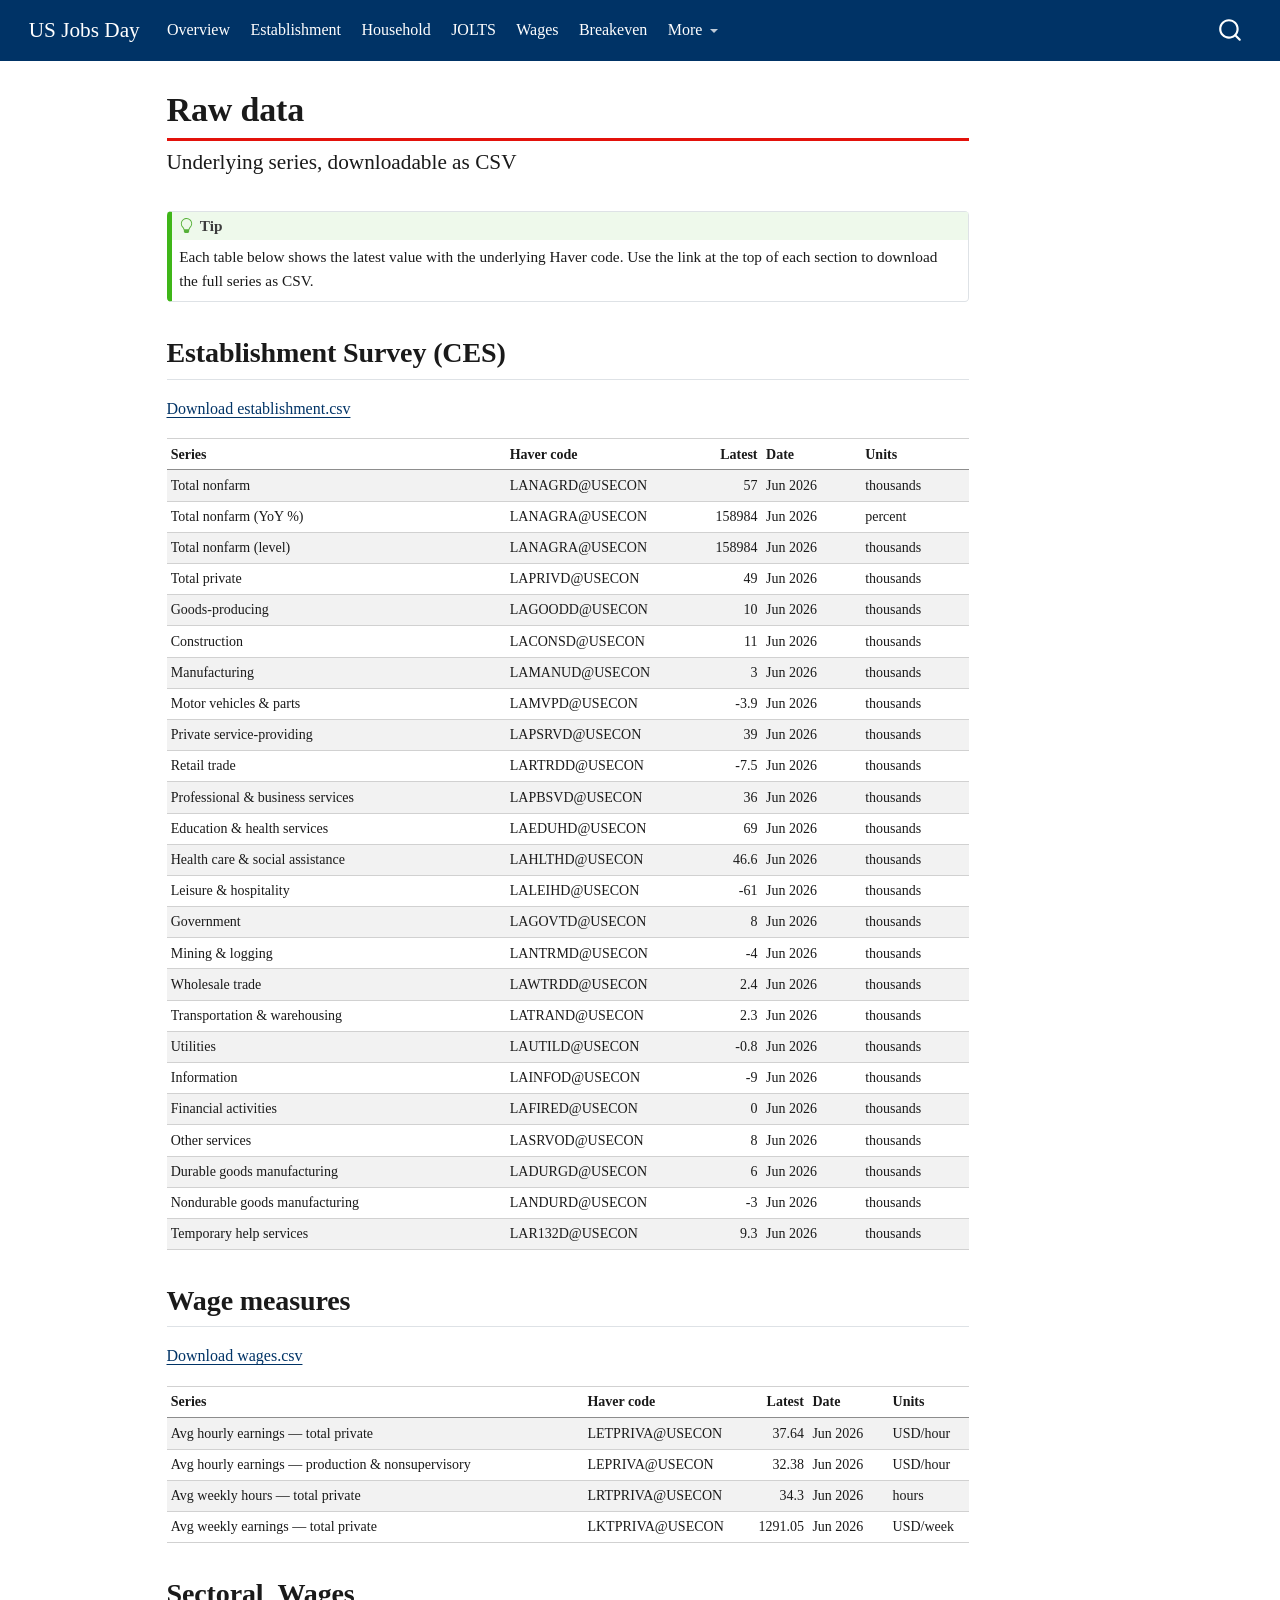
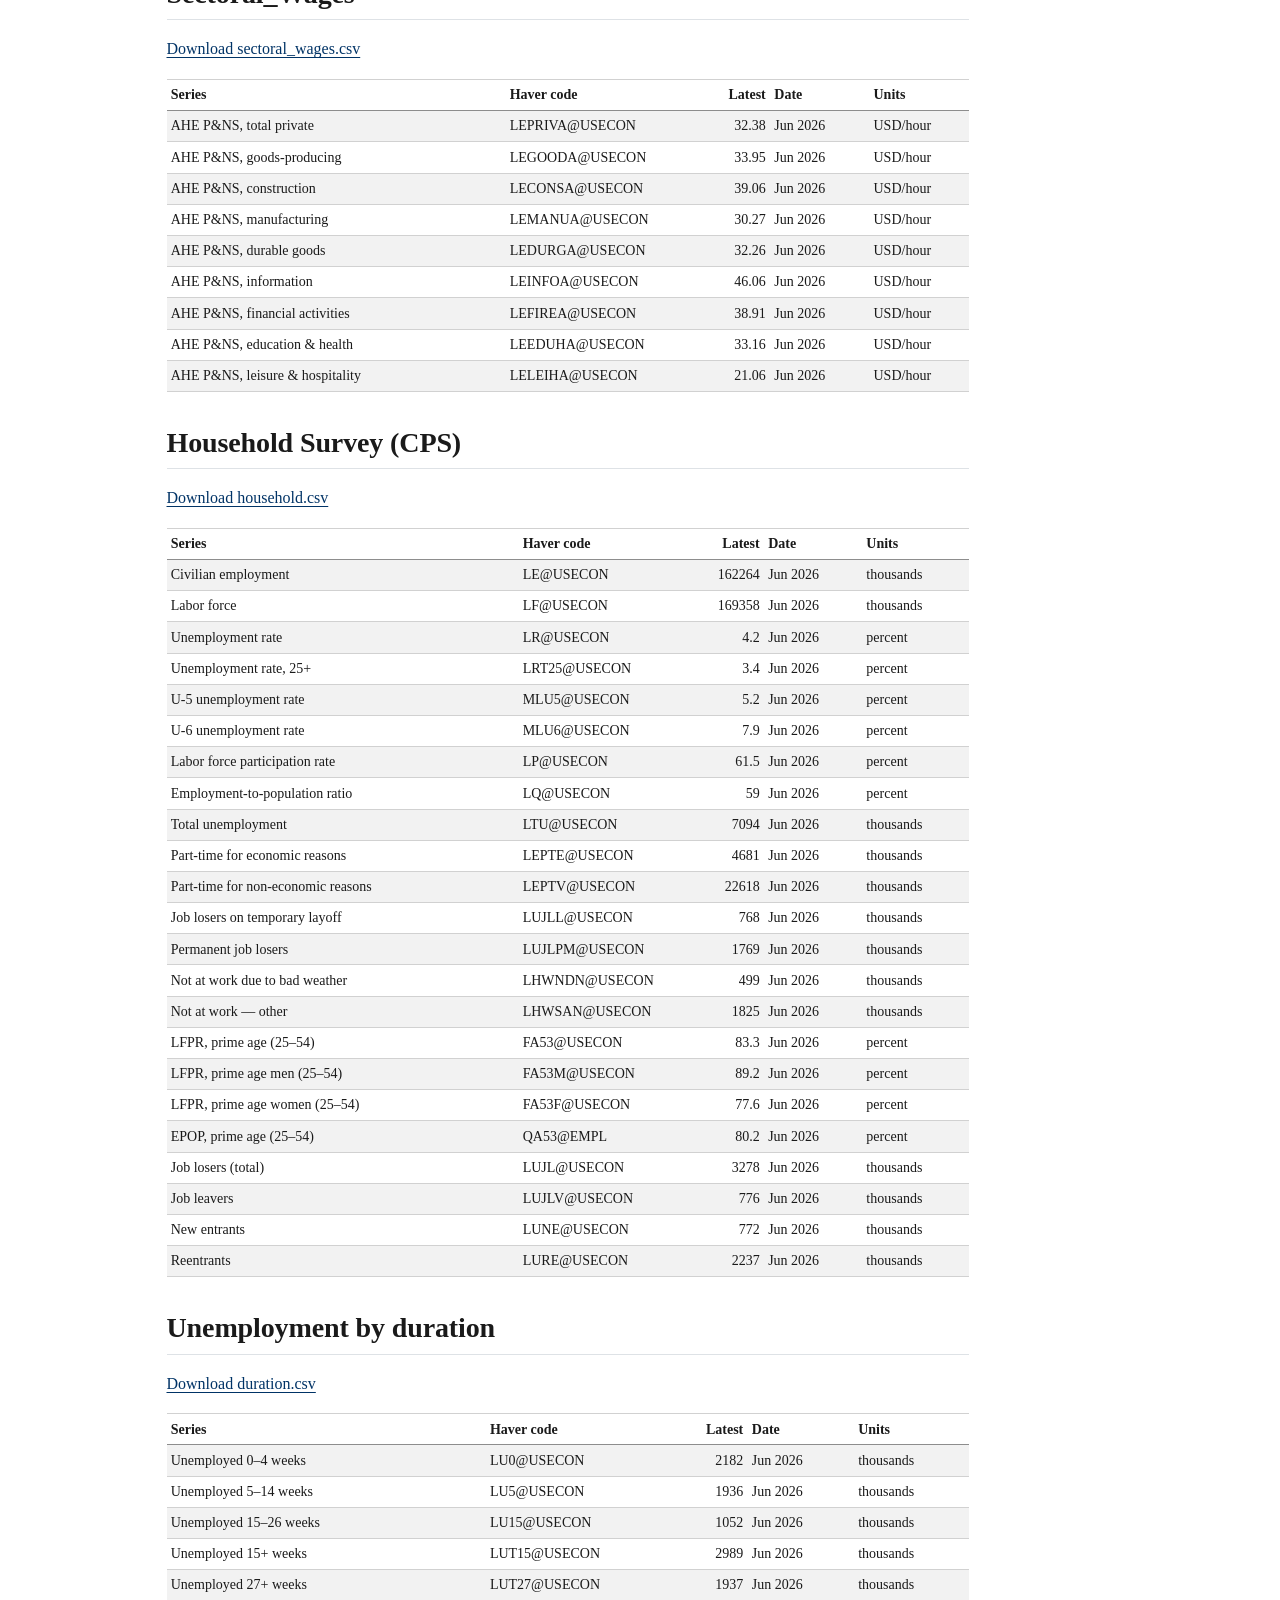
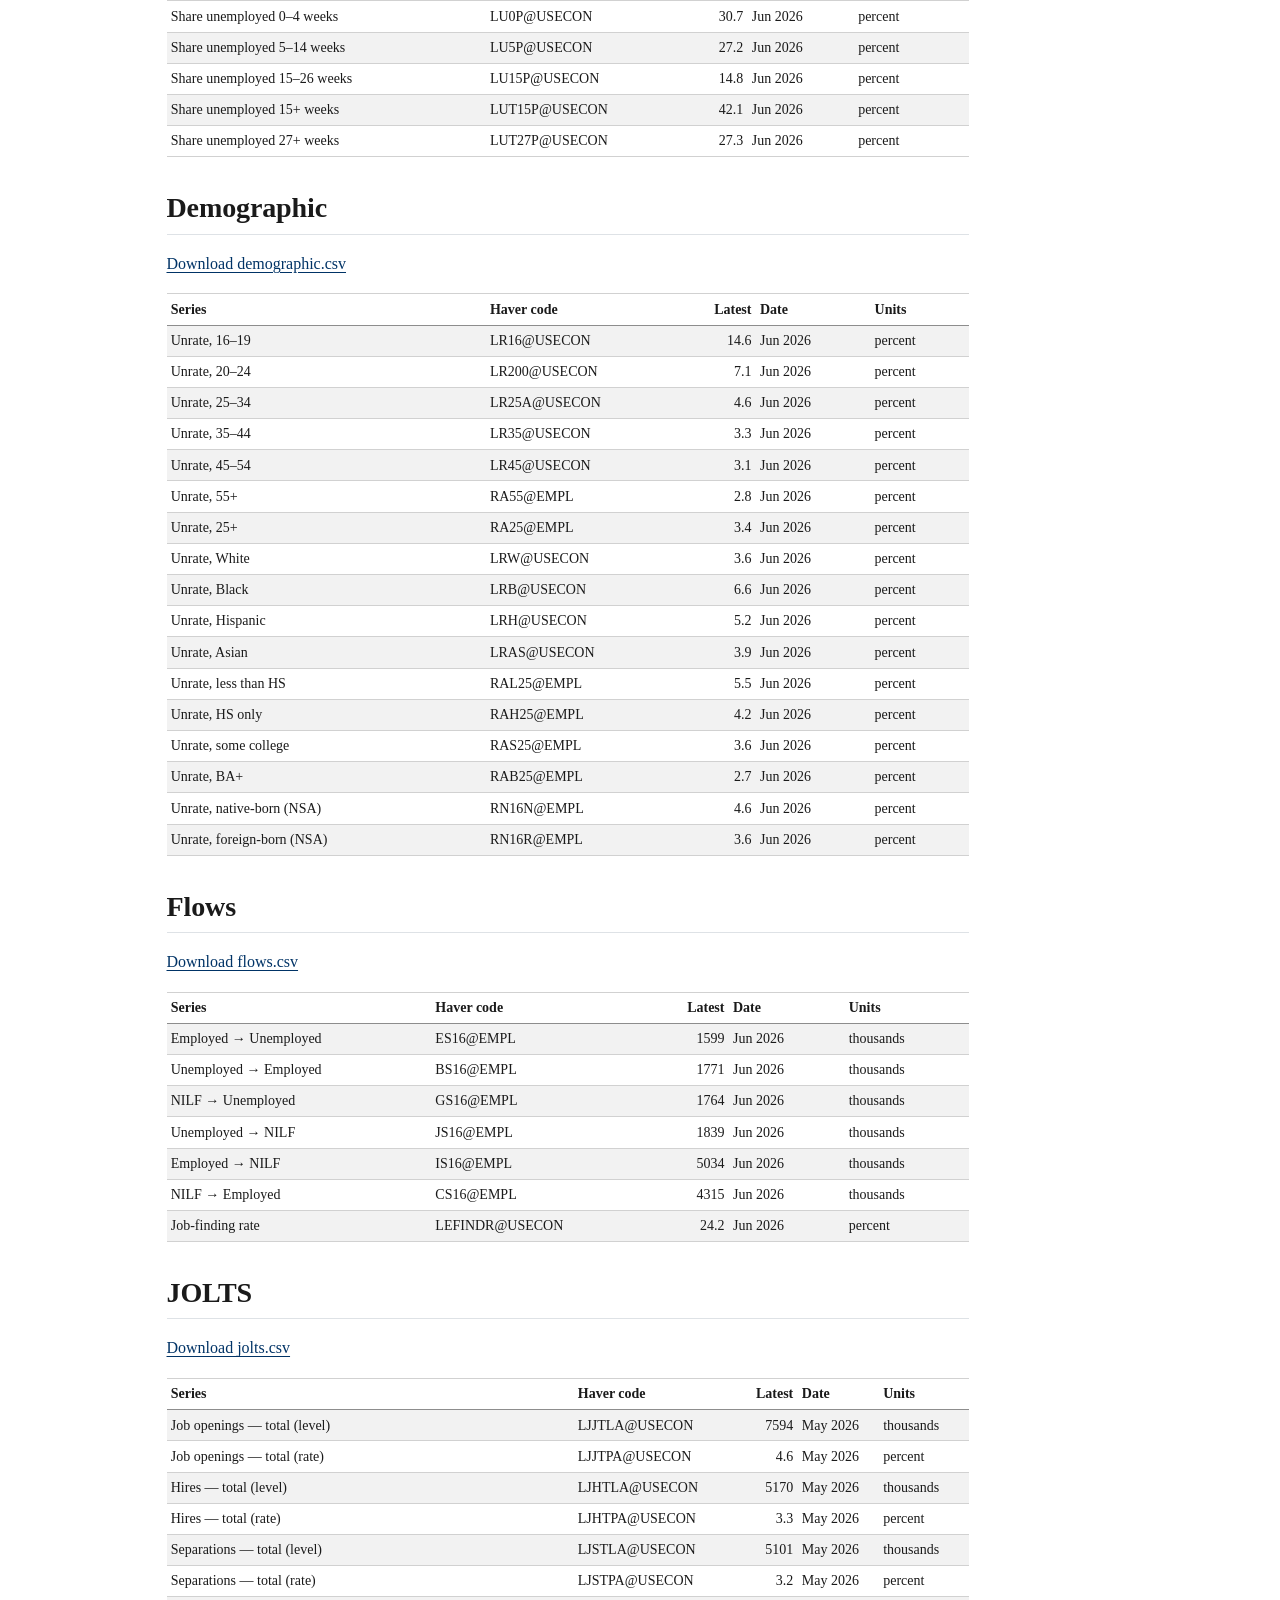
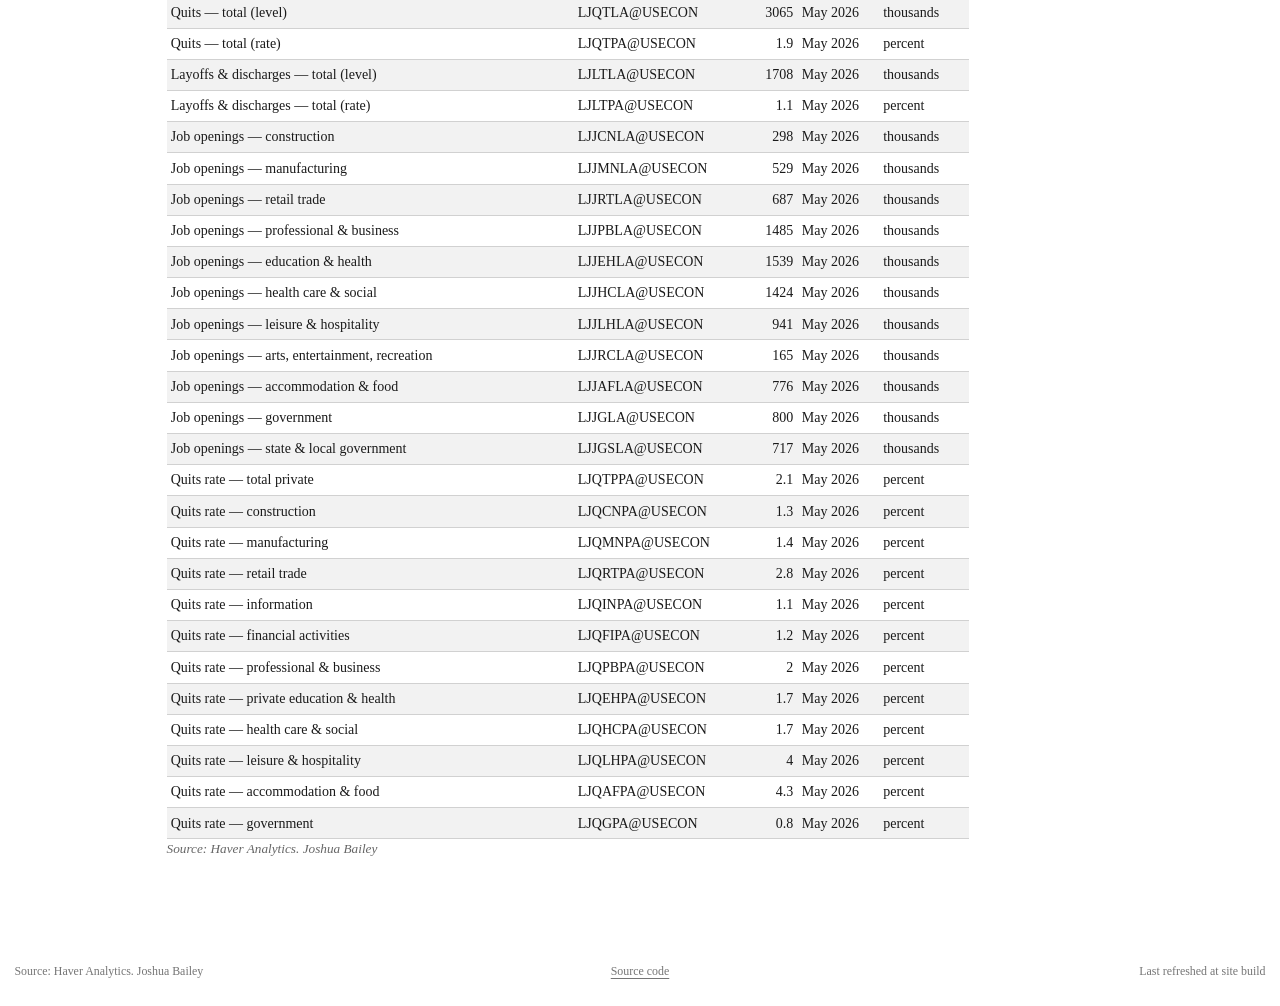
<file: raw-data.html>
<!DOCTYPE html>
<html xmlns="http://www.w3.org/1999/xhtml" lang="en" xml:lang="en"><head>

<meta charset="utf-8">
<meta name="generator" content="quarto-1.6.42">

<meta name="viewport" content="width=device-width, initial-scale=1.0, user-scalable=yes">


<title>Raw data – US Jobs Day</title>
<style>
code{white-space: pre-wrap;}
span.smallcaps{font-variant: small-caps;}
div.columns{display: flex; gap: min(4vw, 1.5em);}
div.column{flex: auto; overflow-x: auto;}
div.hanging-indent{margin-left: 1.5em; text-indent: -1.5em;}
ul.task-list{list-style: none;}
ul.task-list li input[type="checkbox"] {
  width: 0.8em;
  margin: 0 0.8em 0.2em -1em; /* quarto-specific, see https://github.com/quarto-dev/quarto-cli/issues/4556 */ 
  vertical-align: middle;
}
</style>


<script src="site_libs/quarto-nav/quarto-nav.js"></script>
<script src="site_libs/quarto-nav/headroom.min.js"></script>
<script src="site_libs/clipboard/clipboard.min.js"></script>
<script src="site_libs/quarto-search/autocomplete.umd.js"></script>
<script src="site_libs/quarto-search/fuse.min.js"></script>
<script src="site_libs/quarto-search/quarto-search.js"></script>
<meta name="quarto:offset" content="./">
<script src="site_libs/quarto-html/quarto.js"></script>
<script src="site_libs/quarto-html/popper.min.js"></script>
<script src="site_libs/quarto-html/tippy.umd.min.js"></script>
<script src="site_libs/quarto-html/anchor.min.js"></script>
<link href="site_libs/quarto-html/tippy.css" rel="stylesheet">
<link href="site_libs/quarto-html/quarto-syntax-highlighting-2f5df379a58b258e96c21c0638c20c03.css" rel="stylesheet" id="quarto-text-highlighting-styles">
<script src="site_libs/bootstrap/bootstrap.min.js"></script>
<link href="site_libs/bootstrap/bootstrap-icons.css" rel="stylesheet">
<link href="site_libs/bootstrap/bootstrap-bac0876a1e054e1582b40d02a5492bbf.min.css" rel="stylesheet" append-hash="true" id="quarto-bootstrap" data-mode="light">
<script id="quarto-search-options" type="application/json">{
  "location": "navbar",
  "copy-button": false,
  "collapse-after": 3,
  "panel-placement": "end",
  "type": "overlay",
  "limit": 50,
  "keyboard-shortcut": [
    "f",
    "/",
    "s"
  ],
  "show-item-context": false,
  "language": {
    "search-no-results-text": "No results",
    "search-matching-documents-text": "matching documents",
    "search-copy-link-title": "Copy link to search",
    "search-hide-matches-text": "Hide additional matches",
    "search-more-match-text": "more match in this document",
    "search-more-matches-text": "more matches in this document",
    "search-clear-button-title": "Clear",
    "search-text-placeholder": "",
    "search-detached-cancel-button-title": "Cancel",
    "search-submit-button-title": "Submit",
    "search-label": "Search"
  }
}</script>
<style>html{ scroll-behavior: smooth; }</style>


</head>

<body class="nav-fixed">

<div id="quarto-search-results"></div>
  <header id="quarto-header" class="headroom fixed-top">
    <nav class="navbar navbar-expand-lg " data-bs-theme="dark">
      <div class="navbar-container container-fluid">
      <div class="navbar-brand-container mx-auto">
    <a class="navbar-brand" href="./index.html">
    <span class="navbar-title">US Jobs Day</span>
    </a>
  </div>
            <div id="quarto-search" class="" title="Search"></div>
          <button class="navbar-toggler" type="button" data-bs-toggle="collapse" data-bs-target="#navbarCollapse" aria-controls="navbarCollapse" role="menu" aria-expanded="false" aria-label="Toggle navigation" onclick="if (window.quartoToggleHeadroom) { window.quartoToggleHeadroom(); }">
  <span class="navbar-toggler-icon"></span>
</button>
          <div class="collapse navbar-collapse" id="navbarCollapse">
            <ul class="navbar-nav navbar-nav-scroll me-auto">
  <li class="nav-item">
    <a class="nav-link" href="./index.html"> 
<span class="menu-text">Overview</span></a>
  </li>  
  <li class="nav-item">
    <a class="nav-link" href="./establishment.html"> 
<span class="menu-text">Establishment</span></a>
  </li>  
  <li class="nav-item">
    <a class="nav-link" href="./household.html"> 
<span class="menu-text">Household</span></a>
  </li>  
  <li class="nav-item">
    <a class="nav-link" href="./jolts.html"> 
<span class="menu-text">JOLTS</span></a>
  </li>  
  <li class="nav-item">
    <a class="nav-link" href="./wages.html"> 
<span class="menu-text">Wages</span></a>
  </li>  
  <li class="nav-item">
    <a class="nav-link" href="./breakeven.html"> 
<span class="menu-text">Breakeven</span></a>
  </li>  
  <li class="nav-item dropdown ">
    <a class="nav-link dropdown-toggle" href="#" id="nav-menu-more" role="link" data-bs-toggle="dropdown" aria-expanded="false">
 <span class="menu-text">More</span>
    </a>
    <ul class="dropdown-menu" aria-labelledby="nav-menu-more">    
        <li>
    <a class="dropdown-item" href="./raw-data.html">
 <span class="dropdown-text">Raw data</span></a>
  </li>  
        <li>
    <a class="dropdown-item" href="./about.html">
 <span class="dropdown-text">About</span></a>
  </li>  
    </ul>
  </li>
</ul>
          </div> <!-- /navcollapse -->
            <div class="quarto-navbar-tools">
</div>
      </div> <!-- /container-fluid -->
    </nav>
</header>
<!-- content -->
<div id="quarto-content" class="quarto-container page-columns page-rows-contents page-layout-article page-navbar">
<!-- sidebar -->
<!-- margin-sidebar -->
    <div id="quarto-margin-sidebar" class="sidebar margin-sidebar zindex-bottom">
        
    </div>
<!-- main -->
<main class="content" id="quarto-document-content">

<header id="title-block-header" class="quarto-title-block default">
<div class="quarto-title">
<h1 class="title">Raw data</h1>
<p class="subtitle lead">Underlying series, downloadable as CSV</p>
</div>



<div class="quarto-title-meta">

    
  
    
  </div>
  


</header>


<div class="callout callout-style-default callout-tip callout-titled">
<div class="callout-header d-flex align-content-center">
<div class="callout-icon-container">
<i class="callout-icon"></i>
</div>
<div class="callout-title-container flex-fill">
Tip
</div>
</div>
<div class="callout-body-container callout-body">
<p>Each table below shows the latest value with the underlying Haver code. Use the link at the top of each section to download the full series as CSV.</p>
</div>
</div>
<div id="render-tables" class="cell" data-execution_count="3">
<section id="establishment-survey-ces" class="level2">
<h2 class="anchored" data-anchor-id="establishment-survey-ces">Establishment Survey (CES)</h2>
<p><a href="_data/csv/establishment.csv">Download establishment.csv</a></p>
<table class="caption-top table table-sm table-striped small">
<colgroup>
<col style="width: 41%">
<col style="width: 19%">
<col style="width: 12%">
<col style="width: 12%">
<col style="width: 13%">
</colgroup>
<thead>
<tr class="header">
<th style="text-align: left;">Series</th>
<th style="text-align: left;">Haver code</th>
<th style="text-align: right;">Latest</th>
<th style="text-align: left;">Date</th>
<th style="text-align: left;">Units</th>
</tr>
</thead>
<tbody>
<tr class="odd">
<td style="text-align: left;">Total nonfarm</td>
<td style="text-align: left;">LANAGRD@USECON</td>
<td style="text-align: right;">57</td>
<td style="text-align: left;">Jun 2026</td>
<td style="text-align: left;">thousands</td>
</tr>
<tr class="even">
<td style="text-align: left;">Total nonfarm (YoY %)</td>
<td style="text-align: left;">LANAGRA@USECON</td>
<td style="text-align: right;">158984</td>
<td style="text-align: left;">Jun 2026</td>
<td style="text-align: left;">percent</td>
</tr>
<tr class="odd">
<td style="text-align: left;">Total nonfarm (level)</td>
<td style="text-align: left;">LANAGRA@USECON</td>
<td style="text-align: right;">158984</td>
<td style="text-align: left;">Jun 2026</td>
<td style="text-align: left;">thousands</td>
</tr>
<tr class="even">
<td style="text-align: left;">Total private</td>
<td style="text-align: left;">LAPRIVD@USECON</td>
<td style="text-align: right;">49</td>
<td style="text-align: left;">Jun 2026</td>
<td style="text-align: left;">thousands</td>
</tr>
<tr class="odd">
<td style="text-align: left;">Goods-producing</td>
<td style="text-align: left;">LAGOODD@USECON</td>
<td style="text-align: right;">10</td>
<td style="text-align: left;">Jun 2026</td>
<td style="text-align: left;">thousands</td>
</tr>
<tr class="even">
<td style="text-align: left;">Construction</td>
<td style="text-align: left;">LACONSD@USECON</td>
<td style="text-align: right;">11</td>
<td style="text-align: left;">Jun 2026</td>
<td style="text-align: left;">thousands</td>
</tr>
<tr class="odd">
<td style="text-align: left;">Manufacturing</td>
<td style="text-align: left;">LAMANUD@USECON</td>
<td style="text-align: right;">3</td>
<td style="text-align: left;">Jun 2026</td>
<td style="text-align: left;">thousands</td>
</tr>
<tr class="even">
<td style="text-align: left;">Motor vehicles &amp; parts</td>
<td style="text-align: left;">LAMVPD@USECON</td>
<td style="text-align: right;">-3.9</td>
<td style="text-align: left;">Jun 2026</td>
<td style="text-align: left;">thousands</td>
</tr>
<tr class="odd">
<td style="text-align: left;">Private service-providing</td>
<td style="text-align: left;">LAPSRVD@USECON</td>
<td style="text-align: right;">39</td>
<td style="text-align: left;">Jun 2026</td>
<td style="text-align: left;">thousands</td>
</tr>
<tr class="even">
<td style="text-align: left;">Retail trade</td>
<td style="text-align: left;">LARTRDD@USECON</td>
<td style="text-align: right;">-7.5</td>
<td style="text-align: left;">Jun 2026</td>
<td style="text-align: left;">thousands</td>
</tr>
<tr class="odd">
<td style="text-align: left;">Professional &amp; business services</td>
<td style="text-align: left;">LAPBSVD@USECON</td>
<td style="text-align: right;">36</td>
<td style="text-align: left;">Jun 2026</td>
<td style="text-align: left;">thousands</td>
</tr>
<tr class="even">
<td style="text-align: left;">Education &amp; health services</td>
<td style="text-align: left;">LAEDUHD@USECON</td>
<td style="text-align: right;">69</td>
<td style="text-align: left;">Jun 2026</td>
<td style="text-align: left;">thousands</td>
</tr>
<tr class="odd">
<td style="text-align: left;">Health care &amp; social assistance</td>
<td style="text-align: left;">LAHLTHD@USECON</td>
<td style="text-align: right;">46.6</td>
<td style="text-align: left;">Jun 2026</td>
<td style="text-align: left;">thousands</td>
</tr>
<tr class="even">
<td style="text-align: left;">Leisure &amp; hospitality</td>
<td style="text-align: left;">LALEIHD@USECON</td>
<td style="text-align: right;">-61</td>
<td style="text-align: left;">Jun 2026</td>
<td style="text-align: left;">thousands</td>
</tr>
<tr class="odd">
<td style="text-align: left;">Government</td>
<td style="text-align: left;">LAGOVTD@USECON</td>
<td style="text-align: right;">8</td>
<td style="text-align: left;">Jun 2026</td>
<td style="text-align: left;">thousands</td>
</tr>
<tr class="even">
<td style="text-align: left;">Mining &amp; logging</td>
<td style="text-align: left;">LANTRMD@USECON</td>
<td style="text-align: right;">-4</td>
<td style="text-align: left;">Jun 2026</td>
<td style="text-align: left;">thousands</td>
</tr>
<tr class="odd">
<td style="text-align: left;">Wholesale trade</td>
<td style="text-align: left;">LAWTRDD@USECON</td>
<td style="text-align: right;">2.4</td>
<td style="text-align: left;">Jun 2026</td>
<td style="text-align: left;">thousands</td>
</tr>
<tr class="even">
<td style="text-align: left;">Transportation &amp; warehousing</td>
<td style="text-align: left;">LATRAND@USECON</td>
<td style="text-align: right;">2.3</td>
<td style="text-align: left;">Jun 2026</td>
<td style="text-align: left;">thousands</td>
</tr>
<tr class="odd">
<td style="text-align: left;">Utilities</td>
<td style="text-align: left;">LAUTILD@USECON</td>
<td style="text-align: right;">-0.8</td>
<td style="text-align: left;">Jun 2026</td>
<td style="text-align: left;">thousands</td>
</tr>
<tr class="even">
<td style="text-align: left;">Information</td>
<td style="text-align: left;">LAINFOD@USECON</td>
<td style="text-align: right;">-9</td>
<td style="text-align: left;">Jun 2026</td>
<td style="text-align: left;">thousands</td>
</tr>
<tr class="odd">
<td style="text-align: left;">Financial activities</td>
<td style="text-align: left;">LAFIRED@USECON</td>
<td style="text-align: right;">0</td>
<td style="text-align: left;">Jun 2026</td>
<td style="text-align: left;">thousands</td>
</tr>
<tr class="even">
<td style="text-align: left;">Other services</td>
<td style="text-align: left;">LASRVOD@USECON</td>
<td style="text-align: right;">8</td>
<td style="text-align: left;">Jun 2026</td>
<td style="text-align: left;">thousands</td>
</tr>
<tr class="odd">
<td style="text-align: left;">Durable goods manufacturing</td>
<td style="text-align: left;">LADURGD@USECON</td>
<td style="text-align: right;">6</td>
<td style="text-align: left;">Jun 2026</td>
<td style="text-align: left;">thousands</td>
</tr>
<tr class="even">
<td style="text-align: left;">Nondurable goods manufacturing</td>
<td style="text-align: left;">LANDURD@USECON</td>
<td style="text-align: right;">-3</td>
<td style="text-align: left;">Jun 2026</td>
<td style="text-align: left;">thousands</td>
</tr>
<tr class="odd">
<td style="text-align: left;">Temporary help services</td>
<td style="text-align: left;">LAR132D@USECON</td>
<td style="text-align: right;">9.3</td>
<td style="text-align: left;">Jun 2026</td>
<td style="text-align: left;">thousands</td>
</tr>
</tbody>
</table>
</section>
<section id="wage-measures" class="level2">
<h2 class="anchored" data-anchor-id="wage-measures">Wage measures</h2>
<p><a href="_data/csv/wages.csv">Download wages.csv</a></p>
<table class="caption-top table table-sm table-striped small">
<colgroup>
<col style="width: 52%">
<col style="width: 17%">
<col style="width: 10%">
<col style="width: 10%">
<col style="width: 10%">
</colgroup>
<thead>
<tr class="header">
<th style="text-align: left;">Series</th>
<th style="text-align: left;">Haver code</th>
<th style="text-align: right;">Latest</th>
<th style="text-align: left;">Date</th>
<th style="text-align: left;">Units</th>
</tr>
</thead>
<tbody>
<tr class="odd">
<td style="text-align: left;">Avg hourly earnings — total private</td>
<td style="text-align: left;">LETPRIVA@USECON</td>
<td style="text-align: right;">37.64</td>
<td style="text-align: left;">Jun 2026</td>
<td style="text-align: left;">USD/hour</td>
</tr>
<tr class="even">
<td style="text-align: left;">Avg hourly earnings — production &amp; nonsupervisory</td>
<td style="text-align: left;">LEPRIVA@USECON</td>
<td style="text-align: right;">32.38</td>
<td style="text-align: left;">Jun 2026</td>
<td style="text-align: left;">USD/hour</td>
</tr>
<tr class="odd">
<td style="text-align: left;">Avg weekly hours — total private</td>
<td style="text-align: left;">LRTPRIVA@USECON</td>
<td style="text-align: right;">34.3</td>
<td style="text-align: left;">Jun 2026</td>
<td style="text-align: left;">hours</td>
</tr>
<tr class="even">
<td style="text-align: left;">Avg weekly earnings — total private</td>
<td style="text-align: left;">LKTPRIVA@USECON</td>
<td style="text-align: right;">1291.05</td>
<td style="text-align: left;">Jun 2026</td>
<td style="text-align: left;">USD/week</td>
</tr>
</tbody>
</table>
</section>
<section id="sectoral_wages" class="level2">
<h2 class="anchored" data-anchor-id="sectoral_wages">Sectoral_Wages</h2>
<p><a href="_data/csv/sectoral_wages.csv">Download sectoral_wages.csv</a></p>
<table class="caption-top table table-sm table-striped small">
<colgroup>
<col style="width: 41%">
<col style="width: 20%">
<col style="width: 12%">
<col style="width: 12%">
<col style="width: 12%">
</colgroup>
<thead>
<tr class="header">
<th style="text-align: left;">Series</th>
<th style="text-align: left;">Haver code</th>
<th style="text-align: right;">Latest</th>
<th style="text-align: left;">Date</th>
<th style="text-align: left;">Units</th>
</tr>
</thead>
<tbody>
<tr class="odd">
<td style="text-align: left;">AHE P&amp;NS, total private</td>
<td style="text-align: left;">LEPRIVA@USECON</td>
<td style="text-align: right;">32.38</td>
<td style="text-align: left;">Jun 2026</td>
<td style="text-align: left;">USD/hour</td>
</tr>
<tr class="even">
<td style="text-align: left;">AHE P&amp;NS, goods-producing</td>
<td style="text-align: left;">LEGOODA@USECON</td>
<td style="text-align: right;">33.95</td>
<td style="text-align: left;">Jun 2026</td>
<td style="text-align: left;">USD/hour</td>
</tr>
<tr class="odd">
<td style="text-align: left;">AHE P&amp;NS, construction</td>
<td style="text-align: left;">LECONSA@USECON</td>
<td style="text-align: right;">39.06</td>
<td style="text-align: left;">Jun 2026</td>
<td style="text-align: left;">USD/hour</td>
</tr>
<tr class="even">
<td style="text-align: left;">AHE P&amp;NS, manufacturing</td>
<td style="text-align: left;">LEMANUA@USECON</td>
<td style="text-align: right;">30.27</td>
<td style="text-align: left;">Jun 2026</td>
<td style="text-align: left;">USD/hour</td>
</tr>
<tr class="odd">
<td style="text-align: left;">AHE P&amp;NS, durable goods</td>
<td style="text-align: left;">LEDURGA@USECON</td>
<td style="text-align: right;">32.26</td>
<td style="text-align: left;">Jun 2026</td>
<td style="text-align: left;">USD/hour</td>
</tr>
<tr class="even">
<td style="text-align: left;">AHE P&amp;NS, information</td>
<td style="text-align: left;">LEINFOA@USECON</td>
<td style="text-align: right;">46.06</td>
<td style="text-align: left;">Jun 2026</td>
<td style="text-align: left;">USD/hour</td>
</tr>
<tr class="odd">
<td style="text-align: left;">AHE P&amp;NS, financial activities</td>
<td style="text-align: left;">LEFIREA@USECON</td>
<td style="text-align: right;">38.91</td>
<td style="text-align: left;">Jun 2026</td>
<td style="text-align: left;">USD/hour</td>
</tr>
<tr class="even">
<td style="text-align: left;">AHE P&amp;NS, education &amp; health</td>
<td style="text-align: left;">LEEDUHA@USECON</td>
<td style="text-align: right;">33.16</td>
<td style="text-align: left;">Jun 2026</td>
<td style="text-align: left;">USD/hour</td>
</tr>
<tr class="odd">
<td style="text-align: left;">AHE P&amp;NS, leisure &amp; hospitality</td>
<td style="text-align: left;">LELEIHA@USECON</td>
<td style="text-align: right;">21.06</td>
<td style="text-align: left;">Jun 2026</td>
<td style="text-align: left;">USD/hour</td>
</tr>
</tbody>
</table>
</section>
<section id="household-survey-cps" class="level2">
<h2 class="anchored" data-anchor-id="household-survey-cps">Household Survey (CPS)</h2>
<p><a href="_data/csv/household.csv">Download household.csv</a></p>
<table class="caption-top table table-sm table-striped small">
<colgroup>
<col style="width: 43%">
<col style="width: 18%">
<col style="width: 12%">
<col style="width: 12%">
<col style="width: 13%">
</colgroup>
<thead>
<tr class="header">
<th style="text-align: left;">Series</th>
<th style="text-align: left;">Haver code</th>
<th style="text-align: right;">Latest</th>
<th style="text-align: left;">Date</th>
<th style="text-align: left;">Units</th>
</tr>
</thead>
<tbody>
<tr class="odd">
<td style="text-align: left;">Civilian employment</td>
<td style="text-align: left;">LE@USECON</td>
<td style="text-align: right;">162264</td>
<td style="text-align: left;">Jun 2026</td>
<td style="text-align: left;">thousands</td>
</tr>
<tr class="even">
<td style="text-align: left;">Labor force</td>
<td style="text-align: left;">LF@USECON</td>
<td style="text-align: right;">169358</td>
<td style="text-align: left;">Jun 2026</td>
<td style="text-align: left;">thousands</td>
</tr>
<tr class="odd">
<td style="text-align: left;">Unemployment rate</td>
<td style="text-align: left;">LR@USECON</td>
<td style="text-align: right;">4.2</td>
<td style="text-align: left;">Jun 2026</td>
<td style="text-align: left;">percent</td>
</tr>
<tr class="even">
<td style="text-align: left;">Unemployment rate, 25+</td>
<td style="text-align: left;">LRT25@USECON</td>
<td style="text-align: right;">3.4</td>
<td style="text-align: left;">Jun 2026</td>
<td style="text-align: left;">percent</td>
</tr>
<tr class="odd">
<td style="text-align: left;">U-5 unemployment rate</td>
<td style="text-align: left;">MLU5@USECON</td>
<td style="text-align: right;">5.2</td>
<td style="text-align: left;">Jun 2026</td>
<td style="text-align: left;">percent</td>
</tr>
<tr class="even">
<td style="text-align: left;">U-6 unemployment rate</td>
<td style="text-align: left;">MLU6@USECON</td>
<td style="text-align: right;">7.9</td>
<td style="text-align: left;">Jun 2026</td>
<td style="text-align: left;">percent</td>
</tr>
<tr class="odd">
<td style="text-align: left;">Labor force participation rate</td>
<td style="text-align: left;">LP@USECON</td>
<td style="text-align: right;">61.5</td>
<td style="text-align: left;">Jun 2026</td>
<td style="text-align: left;">percent</td>
</tr>
<tr class="even">
<td style="text-align: left;">Employment-to-population ratio</td>
<td style="text-align: left;">LQ@USECON</td>
<td style="text-align: right;">59</td>
<td style="text-align: left;">Jun 2026</td>
<td style="text-align: left;">percent</td>
</tr>
<tr class="odd">
<td style="text-align: left;">Total unemployment</td>
<td style="text-align: left;">LTU@USECON</td>
<td style="text-align: right;">7094</td>
<td style="text-align: left;">Jun 2026</td>
<td style="text-align: left;">thousands</td>
</tr>
<tr class="even">
<td style="text-align: left;">Part-time for economic reasons</td>
<td style="text-align: left;">LEPTE@USECON</td>
<td style="text-align: right;">4681</td>
<td style="text-align: left;">Jun 2026</td>
<td style="text-align: left;">thousands</td>
</tr>
<tr class="odd">
<td style="text-align: left;">Part-time for non-economic reasons</td>
<td style="text-align: left;">LEPTV@USECON</td>
<td style="text-align: right;">22618</td>
<td style="text-align: left;">Jun 2026</td>
<td style="text-align: left;">thousands</td>
</tr>
<tr class="even">
<td style="text-align: left;">Job losers on temporary layoff</td>
<td style="text-align: left;">LUJLL@USECON</td>
<td style="text-align: right;">768</td>
<td style="text-align: left;">Jun 2026</td>
<td style="text-align: left;">thousands</td>
</tr>
<tr class="odd">
<td style="text-align: left;">Permanent job losers</td>
<td style="text-align: left;">LUJLPM@USECON</td>
<td style="text-align: right;">1769</td>
<td style="text-align: left;">Jun 2026</td>
<td style="text-align: left;">thousands</td>
</tr>
<tr class="even">
<td style="text-align: left;">Not at work due to bad weather</td>
<td style="text-align: left;">LHWNDN@USECON</td>
<td style="text-align: right;">499</td>
<td style="text-align: left;">Jun 2026</td>
<td style="text-align: left;">thousands</td>
</tr>
<tr class="odd">
<td style="text-align: left;">Not at work — other</td>
<td style="text-align: left;">LHWSAN@USECON</td>
<td style="text-align: right;">1825</td>
<td style="text-align: left;">Jun 2026</td>
<td style="text-align: left;">thousands</td>
</tr>
<tr class="even">
<td style="text-align: left;">LFPR, prime age (25–54)</td>
<td style="text-align: left;">FA53@USECON</td>
<td style="text-align: right;">83.3</td>
<td style="text-align: left;">Jun 2026</td>
<td style="text-align: left;">percent</td>
</tr>
<tr class="odd">
<td style="text-align: left;">LFPR, prime age men (25–54)</td>
<td style="text-align: left;">FA53M@USECON</td>
<td style="text-align: right;">89.2</td>
<td style="text-align: left;">Jun 2026</td>
<td style="text-align: left;">percent</td>
</tr>
<tr class="even">
<td style="text-align: left;">LFPR, prime age women (25–54)</td>
<td style="text-align: left;">FA53F@USECON</td>
<td style="text-align: right;">77.6</td>
<td style="text-align: left;">Jun 2026</td>
<td style="text-align: left;">percent</td>
</tr>
<tr class="odd">
<td style="text-align: left;">EPOP, prime age (25–54)</td>
<td style="text-align: left;">QA53@EMPL</td>
<td style="text-align: right;">80.2</td>
<td style="text-align: left;">Jun 2026</td>
<td style="text-align: left;">percent</td>
</tr>
<tr class="even">
<td style="text-align: left;">Job losers (total)</td>
<td style="text-align: left;">LUJL@USECON</td>
<td style="text-align: right;">3278</td>
<td style="text-align: left;">Jun 2026</td>
<td style="text-align: left;">thousands</td>
</tr>
<tr class="odd">
<td style="text-align: left;">Job leavers</td>
<td style="text-align: left;">LUJLV@USECON</td>
<td style="text-align: right;">776</td>
<td style="text-align: left;">Jun 2026</td>
<td style="text-align: left;">thousands</td>
</tr>
<tr class="even">
<td style="text-align: left;">New entrants</td>
<td style="text-align: left;">LUNE@USECON</td>
<td style="text-align: right;">772</td>
<td style="text-align: left;">Jun 2026</td>
<td style="text-align: left;">thousands</td>
</tr>
<tr class="odd">
<td style="text-align: left;">Reentrants</td>
<td style="text-align: left;">LURE@USECON</td>
<td style="text-align: right;">2237</td>
<td style="text-align: left;">Jun 2026</td>
<td style="text-align: left;">thousands</td>
</tr>
</tbody>
</table>
</section>
<section id="unemployment-by-duration" class="level2">
<h2 class="anchored" data-anchor-id="unemployment-by-duration">Unemployment by duration</h2>
<p><a href="_data/csv/duration.csv">Download duration.csv</a></p>
<table class="caption-top table table-sm table-striped small">
<colgroup>
<col style="width: 39%">
<col style="width: 19%">
<col style="width: 13%">
<col style="width: 13%">
<col style="width: 14%">
</colgroup>
<thead>
<tr class="header">
<th style="text-align: left;">Series</th>
<th style="text-align: left;">Haver code</th>
<th style="text-align: right;">Latest</th>
<th style="text-align: left;">Date</th>
<th style="text-align: left;">Units</th>
</tr>
</thead>
<tbody>
<tr class="odd">
<td style="text-align: left;">Unemployed 0–4 weeks</td>
<td style="text-align: left;">LU0@USECON</td>
<td style="text-align: right;">2182</td>
<td style="text-align: left;">Jun 2026</td>
<td style="text-align: left;">thousands</td>
</tr>
<tr class="even">
<td style="text-align: left;">Unemployed 5–14 weeks</td>
<td style="text-align: left;">LU5@USECON</td>
<td style="text-align: right;">1936</td>
<td style="text-align: left;">Jun 2026</td>
<td style="text-align: left;">thousands</td>
</tr>
<tr class="odd">
<td style="text-align: left;">Unemployed 15–26 weeks</td>
<td style="text-align: left;">LU15@USECON</td>
<td style="text-align: right;">1052</td>
<td style="text-align: left;">Jun 2026</td>
<td style="text-align: left;">thousands</td>
</tr>
<tr class="even">
<td style="text-align: left;">Unemployed 15+ weeks</td>
<td style="text-align: left;">LUT15@USECON</td>
<td style="text-align: right;">2989</td>
<td style="text-align: left;">Jun 2026</td>
<td style="text-align: left;">thousands</td>
</tr>
<tr class="odd">
<td style="text-align: left;">Unemployed 27+ weeks</td>
<td style="text-align: left;">LUT27@USECON</td>
<td style="text-align: right;">1937</td>
<td style="text-align: left;">Jun 2026</td>
<td style="text-align: left;">thousands</td>
</tr>
<tr class="even">
<td style="text-align: left;">Share unemployed 0–4 weeks</td>
<td style="text-align: left;">LU0P@USECON</td>
<td style="text-align: right;">30.7</td>
<td style="text-align: left;">Jun 2026</td>
<td style="text-align: left;">percent</td>
</tr>
<tr class="odd">
<td style="text-align: left;">Share unemployed 5–14 weeks</td>
<td style="text-align: left;">LU5P@USECON</td>
<td style="text-align: right;">27.2</td>
<td style="text-align: left;">Jun 2026</td>
<td style="text-align: left;">percent</td>
</tr>
<tr class="even">
<td style="text-align: left;">Share unemployed 15–26 weeks</td>
<td style="text-align: left;">LU15P@USECON</td>
<td style="text-align: right;">14.8</td>
<td style="text-align: left;">Jun 2026</td>
<td style="text-align: left;">percent</td>
</tr>
<tr class="odd">
<td style="text-align: left;">Share unemployed 15+ weeks</td>
<td style="text-align: left;">LUT15P@USECON</td>
<td style="text-align: right;">42.1</td>
<td style="text-align: left;">Jun 2026</td>
<td style="text-align: left;">percent</td>
</tr>
<tr class="even">
<td style="text-align: left;">Share unemployed 27+ weeks</td>
<td style="text-align: left;">LUT27P@USECON</td>
<td style="text-align: right;">27.3</td>
<td style="text-align: left;">Jun 2026</td>
<td style="text-align: left;">percent</td>
</tr>
</tbody>
</table>
</section>
<section id="demographic" class="level2">
<h2 class="anchored" data-anchor-id="demographic">Demographic</h2>
<p><a href="_data/csv/demographic.csv">Download demographic.csv</a></p>
<table class="caption-top table table-sm table-striped small">
<colgroup>
<col style="width: 39%">
<col style="width: 19%">
<col style="width: 14%">
<col style="width: 14%">
<col style="width: 12%">
</colgroup>
<thead>
<tr class="header">
<th style="text-align: left;">Series</th>
<th style="text-align: left;">Haver code</th>
<th style="text-align: right;">Latest</th>
<th style="text-align: left;">Date</th>
<th style="text-align: left;">Units</th>
</tr>
</thead>
<tbody>
<tr class="odd">
<td style="text-align: left;">Unrate, 16–19</td>
<td style="text-align: left;">LR16@USECON</td>
<td style="text-align: right;">14.6</td>
<td style="text-align: left;">Jun 2026</td>
<td style="text-align: left;">percent</td>
</tr>
<tr class="even">
<td style="text-align: left;">Unrate, 20–24</td>
<td style="text-align: left;">LR200@USECON</td>
<td style="text-align: right;">7.1</td>
<td style="text-align: left;">Jun 2026</td>
<td style="text-align: left;">percent</td>
</tr>
<tr class="odd">
<td style="text-align: left;">Unrate, 25–34</td>
<td style="text-align: left;">LR25A@USECON</td>
<td style="text-align: right;">4.6</td>
<td style="text-align: left;">Jun 2026</td>
<td style="text-align: left;">percent</td>
</tr>
<tr class="even">
<td style="text-align: left;">Unrate, 35–44</td>
<td style="text-align: left;">LR35@USECON</td>
<td style="text-align: right;">3.3</td>
<td style="text-align: left;">Jun 2026</td>
<td style="text-align: left;">percent</td>
</tr>
<tr class="odd">
<td style="text-align: left;">Unrate, 45–54</td>
<td style="text-align: left;">LR45@USECON</td>
<td style="text-align: right;">3.1</td>
<td style="text-align: left;">Jun 2026</td>
<td style="text-align: left;">percent</td>
</tr>
<tr class="even">
<td style="text-align: left;">Unrate, 55+</td>
<td style="text-align: left;">RA55@EMPL</td>
<td style="text-align: right;">2.8</td>
<td style="text-align: left;">Jun 2026</td>
<td style="text-align: left;">percent</td>
</tr>
<tr class="odd">
<td style="text-align: left;">Unrate, 25+</td>
<td style="text-align: left;">RA25@EMPL</td>
<td style="text-align: right;">3.4</td>
<td style="text-align: left;">Jun 2026</td>
<td style="text-align: left;">percent</td>
</tr>
<tr class="even">
<td style="text-align: left;">Unrate, White</td>
<td style="text-align: left;">LRW@USECON</td>
<td style="text-align: right;">3.6</td>
<td style="text-align: left;">Jun 2026</td>
<td style="text-align: left;">percent</td>
</tr>
<tr class="odd">
<td style="text-align: left;">Unrate, Black</td>
<td style="text-align: left;">LRB@USECON</td>
<td style="text-align: right;">6.6</td>
<td style="text-align: left;">Jun 2026</td>
<td style="text-align: left;">percent</td>
</tr>
<tr class="even">
<td style="text-align: left;">Unrate, Hispanic</td>
<td style="text-align: left;">LRH@USECON</td>
<td style="text-align: right;">5.2</td>
<td style="text-align: left;">Jun 2026</td>
<td style="text-align: left;">percent</td>
</tr>
<tr class="odd">
<td style="text-align: left;">Unrate, Asian</td>
<td style="text-align: left;">LRAS@USECON</td>
<td style="text-align: right;">3.9</td>
<td style="text-align: left;">Jun 2026</td>
<td style="text-align: left;">percent</td>
</tr>
<tr class="even">
<td style="text-align: left;">Unrate, less than HS</td>
<td style="text-align: left;">RAL25@EMPL</td>
<td style="text-align: right;">5.5</td>
<td style="text-align: left;">Jun 2026</td>
<td style="text-align: left;">percent</td>
</tr>
<tr class="odd">
<td style="text-align: left;">Unrate, HS only</td>
<td style="text-align: left;">RAH25@EMPL</td>
<td style="text-align: right;">4.2</td>
<td style="text-align: left;">Jun 2026</td>
<td style="text-align: left;">percent</td>
</tr>
<tr class="even">
<td style="text-align: left;">Unrate, some college</td>
<td style="text-align: left;">RAS25@EMPL</td>
<td style="text-align: right;">3.6</td>
<td style="text-align: left;">Jun 2026</td>
<td style="text-align: left;">percent</td>
</tr>
<tr class="odd">
<td style="text-align: left;">Unrate, BA+</td>
<td style="text-align: left;">RAB25@EMPL</td>
<td style="text-align: right;">2.7</td>
<td style="text-align: left;">Jun 2026</td>
<td style="text-align: left;">percent</td>
</tr>
<tr class="even">
<td style="text-align: left;">Unrate, native-born (NSA)</td>
<td style="text-align: left;">RN16N@EMPL</td>
<td style="text-align: right;">4.6</td>
<td style="text-align: left;">Jun 2026</td>
<td style="text-align: left;">percent</td>
</tr>
<tr class="odd">
<td style="text-align: left;">Unrate, foreign-born (NSA)</td>
<td style="text-align: left;">RN16R@EMPL</td>
<td style="text-align: right;">3.6</td>
<td style="text-align: left;">Jun 2026</td>
<td style="text-align: left;">percent</td>
</tr>
</tbody>
</table>
</section>
<section id="flows" class="level2">
<h2 class="anchored" data-anchor-id="flows">Flows</h2>
<p><a href="_data/csv/flows.csv">Download flows.csv</a></p>
<table class="caption-top table table-sm table-striped small">
<colgroup>
<col style="width: 32%">
<col style="width: 22%">
<col style="width: 14%">
<col style="width: 14%">
<col style="width: 15%">
</colgroup>
<thead>
<tr class="header">
<th style="text-align: left;">Series</th>
<th style="text-align: left;">Haver code</th>
<th style="text-align: right;">Latest</th>
<th style="text-align: left;">Date</th>
<th style="text-align: left;">Units</th>
</tr>
</thead>
<tbody>
<tr class="odd">
<td style="text-align: left;">Employed → Unemployed</td>
<td style="text-align: left;">ES16@EMPL</td>
<td style="text-align: right;">1599</td>
<td style="text-align: left;">Jun 2026</td>
<td style="text-align: left;">thousands</td>
</tr>
<tr class="even">
<td style="text-align: left;">Unemployed → Employed</td>
<td style="text-align: left;">BS16@EMPL</td>
<td style="text-align: right;">1771</td>
<td style="text-align: left;">Jun 2026</td>
<td style="text-align: left;">thousands</td>
</tr>
<tr class="odd">
<td style="text-align: left;">NILF → Unemployed</td>
<td style="text-align: left;">GS16@EMPL</td>
<td style="text-align: right;">1764</td>
<td style="text-align: left;">Jun 2026</td>
<td style="text-align: left;">thousands</td>
</tr>
<tr class="even">
<td style="text-align: left;">Unemployed → NILF</td>
<td style="text-align: left;">JS16@EMPL</td>
<td style="text-align: right;">1839</td>
<td style="text-align: left;">Jun 2026</td>
<td style="text-align: left;">thousands</td>
</tr>
<tr class="odd">
<td style="text-align: left;">Employed → NILF</td>
<td style="text-align: left;">IS16@EMPL</td>
<td style="text-align: right;">5034</td>
<td style="text-align: left;">Jun 2026</td>
<td style="text-align: left;">thousands</td>
</tr>
<tr class="even">
<td style="text-align: left;">NILF → Employed</td>
<td style="text-align: left;">CS16@EMPL</td>
<td style="text-align: right;">4315</td>
<td style="text-align: left;">Jun 2026</td>
<td style="text-align: left;">thousands</td>
</tr>
<tr class="odd">
<td style="text-align: left;">Job-finding rate</td>
<td style="text-align: left;">LEFINDR@USECON</td>
<td style="text-align: right;">24.2</td>
<td style="text-align: left;">Jun 2026</td>
<td style="text-align: left;">percent</td>
</tr>
</tbody>
</table>
</section>
<section id="jolts" class="level2">
<h2 class="anchored" data-anchor-id="jolts">JOLTS</h2>
<p><a href="_data/csv/jolts.csv">Download jolts.csv</a></p>
<table class="caption-top table table-sm table-striped small">
<colgroup>
<col style="width: 50%">
<col style="width: 16%">
<col style="width: 10%">
<col style="width: 10%">
<col style="width: 11%">
</colgroup>
<thead>
<tr class="header">
<th style="text-align: left;">Series</th>
<th style="text-align: left;">Haver code</th>
<th style="text-align: right;">Latest</th>
<th style="text-align: left;">Date</th>
<th style="text-align: left;">Units</th>
</tr>
</thead>
<tbody>
<tr class="odd">
<td style="text-align: left;">Job openings — total (level)</td>
<td style="text-align: left;">LJJTLA@USECON</td>
<td style="text-align: right;">7594</td>
<td style="text-align: left;">May 2026</td>
<td style="text-align: left;">thousands</td>
</tr>
<tr class="even">
<td style="text-align: left;">Job openings — total (rate)</td>
<td style="text-align: left;">LJJTPA@USECON</td>
<td style="text-align: right;">4.6</td>
<td style="text-align: left;">May 2026</td>
<td style="text-align: left;">percent</td>
</tr>
<tr class="odd">
<td style="text-align: left;">Hires — total (level)</td>
<td style="text-align: left;">LJHTLA@USECON</td>
<td style="text-align: right;">5170</td>
<td style="text-align: left;">May 2026</td>
<td style="text-align: left;">thousands</td>
</tr>
<tr class="even">
<td style="text-align: left;">Hires — total (rate)</td>
<td style="text-align: left;">LJHTPA@USECON</td>
<td style="text-align: right;">3.3</td>
<td style="text-align: left;">May 2026</td>
<td style="text-align: left;">percent</td>
</tr>
<tr class="odd">
<td style="text-align: left;">Separations — total (level)</td>
<td style="text-align: left;">LJSTLA@USECON</td>
<td style="text-align: right;">5101</td>
<td style="text-align: left;">May 2026</td>
<td style="text-align: left;">thousands</td>
</tr>
<tr class="even">
<td style="text-align: left;">Separations — total (rate)</td>
<td style="text-align: left;">LJSTPA@USECON</td>
<td style="text-align: right;">3.2</td>
<td style="text-align: left;">May 2026</td>
<td style="text-align: left;">percent</td>
</tr>
<tr class="odd">
<td style="text-align: left;">Quits — total (level)</td>
<td style="text-align: left;">LJQTLA@USECON</td>
<td style="text-align: right;">3065</td>
<td style="text-align: left;">May 2026</td>
<td style="text-align: left;">thousands</td>
</tr>
<tr class="even">
<td style="text-align: left;">Quits — total (rate)</td>
<td style="text-align: left;">LJQTPA@USECON</td>
<td style="text-align: right;">1.9</td>
<td style="text-align: left;">May 2026</td>
<td style="text-align: left;">percent</td>
</tr>
<tr class="odd">
<td style="text-align: left;">Layoffs &amp; discharges — total (level)</td>
<td style="text-align: left;">LJLTLA@USECON</td>
<td style="text-align: right;">1708</td>
<td style="text-align: left;">May 2026</td>
<td style="text-align: left;">thousands</td>
</tr>
<tr class="even">
<td style="text-align: left;">Layoffs &amp; discharges — total (rate)</td>
<td style="text-align: left;">LJLTPA@USECON</td>
<td style="text-align: right;">1.1</td>
<td style="text-align: left;">May 2026</td>
<td style="text-align: left;">percent</td>
</tr>
<tr class="odd">
<td style="text-align: left;">Job openings — construction</td>
<td style="text-align: left;">LJJCNLA@USECON</td>
<td style="text-align: right;">298</td>
<td style="text-align: left;">May 2026</td>
<td style="text-align: left;">thousands</td>
</tr>
<tr class="even">
<td style="text-align: left;">Job openings — manufacturing</td>
<td style="text-align: left;">LJJMNLA@USECON</td>
<td style="text-align: right;">529</td>
<td style="text-align: left;">May 2026</td>
<td style="text-align: left;">thousands</td>
</tr>
<tr class="odd">
<td style="text-align: left;">Job openings — retail trade</td>
<td style="text-align: left;">LJJRTLA@USECON</td>
<td style="text-align: right;">687</td>
<td style="text-align: left;">May 2026</td>
<td style="text-align: left;">thousands</td>
</tr>
<tr class="even">
<td style="text-align: left;">Job openings — professional &amp; business</td>
<td style="text-align: left;">LJJPBLA@USECON</td>
<td style="text-align: right;">1485</td>
<td style="text-align: left;">May 2026</td>
<td style="text-align: left;">thousands</td>
</tr>
<tr class="odd">
<td style="text-align: left;">Job openings — education &amp; health</td>
<td style="text-align: left;">LJJEHLA@USECON</td>
<td style="text-align: right;">1539</td>
<td style="text-align: left;">May 2026</td>
<td style="text-align: left;">thousands</td>
</tr>
<tr class="even">
<td style="text-align: left;">Job openings — health care &amp; social</td>
<td style="text-align: left;">LJJHCLA@USECON</td>
<td style="text-align: right;">1424</td>
<td style="text-align: left;">May 2026</td>
<td style="text-align: left;">thousands</td>
</tr>
<tr class="odd">
<td style="text-align: left;">Job openings — leisure &amp; hospitality</td>
<td style="text-align: left;">LJJLHLA@USECON</td>
<td style="text-align: right;">941</td>
<td style="text-align: left;">May 2026</td>
<td style="text-align: left;">thousands</td>
</tr>
<tr class="even">
<td style="text-align: left;">Job openings — arts, entertainment, recreation</td>
<td style="text-align: left;">LJJRCLA@USECON</td>
<td style="text-align: right;">165</td>
<td style="text-align: left;">May 2026</td>
<td style="text-align: left;">thousands</td>
</tr>
<tr class="odd">
<td style="text-align: left;">Job openings — accommodation &amp; food</td>
<td style="text-align: left;">LJJAFLA@USECON</td>
<td style="text-align: right;">776</td>
<td style="text-align: left;">May 2026</td>
<td style="text-align: left;">thousands</td>
</tr>
<tr class="even">
<td style="text-align: left;">Job openings — government</td>
<td style="text-align: left;">LJJGLA@USECON</td>
<td style="text-align: right;">800</td>
<td style="text-align: left;">May 2026</td>
<td style="text-align: left;">thousands</td>
</tr>
<tr class="odd">
<td style="text-align: left;">Job openings — state &amp; local government</td>
<td style="text-align: left;">LJJGSLA@USECON</td>
<td style="text-align: right;">717</td>
<td style="text-align: left;">May 2026</td>
<td style="text-align: left;">thousands</td>
</tr>
<tr class="even">
<td style="text-align: left;">Quits rate — total private</td>
<td style="text-align: left;">LJQTPPA@USECON</td>
<td style="text-align: right;">2.1</td>
<td style="text-align: left;">May 2026</td>
<td style="text-align: left;">percent</td>
</tr>
<tr class="odd">
<td style="text-align: left;">Quits rate — construction</td>
<td style="text-align: left;">LJQCNPA@USECON</td>
<td style="text-align: right;">1.3</td>
<td style="text-align: left;">May 2026</td>
<td style="text-align: left;">percent</td>
</tr>
<tr class="even">
<td style="text-align: left;">Quits rate — manufacturing</td>
<td style="text-align: left;">LJQMNPA@USECON</td>
<td style="text-align: right;">1.4</td>
<td style="text-align: left;">May 2026</td>
<td style="text-align: left;">percent</td>
</tr>
<tr class="odd">
<td style="text-align: left;">Quits rate — retail trade</td>
<td style="text-align: left;">LJQRTPA@USECON</td>
<td style="text-align: right;">2.8</td>
<td style="text-align: left;">May 2026</td>
<td style="text-align: left;">percent</td>
</tr>
<tr class="even">
<td style="text-align: left;">Quits rate — information</td>
<td style="text-align: left;">LJQINPA@USECON</td>
<td style="text-align: right;">1.1</td>
<td style="text-align: left;">May 2026</td>
<td style="text-align: left;">percent</td>
</tr>
<tr class="odd">
<td style="text-align: left;">Quits rate — financial activities</td>
<td style="text-align: left;">LJQFIPA@USECON</td>
<td style="text-align: right;">1.2</td>
<td style="text-align: left;">May 2026</td>
<td style="text-align: left;">percent</td>
</tr>
<tr class="even">
<td style="text-align: left;">Quits rate — professional &amp; business</td>
<td style="text-align: left;">LJQPBPA@USECON</td>
<td style="text-align: right;">2</td>
<td style="text-align: left;">May 2026</td>
<td style="text-align: left;">percent</td>
</tr>
<tr class="odd">
<td style="text-align: left;">Quits rate — private education &amp; health</td>
<td style="text-align: left;">LJQEHPA@USECON</td>
<td style="text-align: right;">1.7</td>
<td style="text-align: left;">May 2026</td>
<td style="text-align: left;">percent</td>
</tr>
<tr class="even">
<td style="text-align: left;">Quits rate — health care &amp; social</td>
<td style="text-align: left;">LJQHCPA@USECON</td>
<td style="text-align: right;">1.7</td>
<td style="text-align: left;">May 2026</td>
<td style="text-align: left;">percent</td>
</tr>
<tr class="odd">
<td style="text-align: left;">Quits rate — leisure &amp; hospitality</td>
<td style="text-align: left;">LJQLHPA@USECON</td>
<td style="text-align: right;">4</td>
<td style="text-align: left;">May 2026</td>
<td style="text-align: left;">percent</td>
</tr>
<tr class="even">
<td style="text-align: left;">Quits rate — accommodation &amp; food</td>
<td style="text-align: left;">LJQAFPA@USECON</td>
<td style="text-align: right;">4.3</td>
<td style="text-align: left;">May 2026</td>
<td style="text-align: left;">percent</td>
</tr>
<tr class="odd">
<td style="text-align: left;">Quits rate — government</td>
<td style="text-align: left;">LJQGPA@USECON</td>
<td style="text-align: right;">0.8</td>
<td style="text-align: left;">May 2026</td>
<td style="text-align: left;">percent</td>
</tr>
</tbody>
</table>
</section>
</div>
<div class="chart-footnote">
<p>Source: Haver Analytics. Joshua Bailey</p>
</div>



</main> <!-- /main -->
<script id="quarto-html-after-body" type="application/javascript">
window.document.addEventListener("DOMContentLoaded", function (event) {
  const toggleBodyColorMode = (bsSheetEl) => {
    const mode = bsSheetEl.getAttribute("data-mode");
    const bodyEl = window.document.querySelector("body");
    if (mode === "dark") {
      bodyEl.classList.add("quarto-dark");
      bodyEl.classList.remove("quarto-light");
    } else {
      bodyEl.classList.add("quarto-light");
      bodyEl.classList.remove("quarto-dark");
    }
  }
  const toggleBodyColorPrimary = () => {
    const bsSheetEl = window.document.querySelector("link#quarto-bootstrap");
    if (bsSheetEl) {
      toggleBodyColorMode(bsSheetEl);
    }
  }
  toggleBodyColorPrimary();  
  const icon = "";
  const anchorJS = new window.AnchorJS();
  anchorJS.options = {
    placement: 'right',
    icon: icon
  };
  anchorJS.add('.anchored');
  const isCodeAnnotation = (el) => {
    for (const clz of el.classList) {
      if (clz.startsWith('code-annotation-')) {                     
        return true;
      }
    }
    return false;
  }
  const onCopySuccess = function(e) {
    // button target
    const button = e.trigger;
    // don't keep focus
    button.blur();
    // flash "checked"
    button.classList.add('code-copy-button-checked');
    var currentTitle = button.getAttribute("title");
    button.setAttribute("title", "Copied!");
    let tooltip;
    if (window.bootstrap) {
      button.setAttribute("data-bs-toggle", "tooltip");
      button.setAttribute("data-bs-placement", "left");
      button.setAttribute("data-bs-title", "Copied!");
      tooltip = new bootstrap.Tooltip(button, 
        { trigger: "manual", 
          customClass: "code-copy-button-tooltip",
          offset: [0, -8]});
      tooltip.show();    
    }
    setTimeout(function() {
      if (tooltip) {
        tooltip.hide();
        button.removeAttribute("data-bs-title");
        button.removeAttribute("data-bs-toggle");
        button.removeAttribute("data-bs-placement");
      }
      button.setAttribute("title", currentTitle);
      button.classList.remove('code-copy-button-checked');
    }, 1000);
    // clear code selection
    e.clearSelection();
  }
  const getTextToCopy = function(trigger) {
      const codeEl = trigger.previousElementSibling.cloneNode(true);
      for (const childEl of codeEl.children) {
        if (isCodeAnnotation(childEl)) {
          childEl.remove();
        }
      }
      return codeEl.innerText;
  }
  const clipboard = new window.ClipboardJS('.code-copy-button:not([data-in-quarto-modal])', {
    text: getTextToCopy
  });
  clipboard.on('success', onCopySuccess);
  if (window.document.getElementById('quarto-embedded-source-code-modal')) {
    const clipboardModal = new window.ClipboardJS('.code-copy-button[data-in-quarto-modal]', {
      text: getTextToCopy,
      container: window.document.getElementById('quarto-embedded-source-code-modal')
    });
    clipboardModal.on('success', onCopySuccess);
  }
    var localhostRegex = new RegExp(/^(?:http|https):\/\/localhost\:?[0-9]*\//);
    var mailtoRegex = new RegExp(/^mailto:/);
      var filterRegex = new RegExp('/' + window.location.host + '/');
    var isInternal = (href) => {
        return filterRegex.test(href) || localhostRegex.test(href) || mailtoRegex.test(href);
    }
    // Inspect non-navigation links and adorn them if external
 	var links = window.document.querySelectorAll('a[href]:not(.nav-link):not(.navbar-brand):not(.toc-action):not(.sidebar-link):not(.sidebar-item-toggle):not(.pagination-link):not(.no-external):not([aria-hidden]):not(.dropdown-item):not(.quarto-navigation-tool):not(.about-link)');
    for (var i=0; i<links.length; i++) {
      const link = links[i];
      if (!isInternal(link.href)) {
        // undo the damage that might have been done by quarto-nav.js in the case of
        // links that we want to consider external
        if (link.dataset.originalHref !== undefined) {
          link.href = link.dataset.originalHref;
        }
      }
    }
  function tippyHover(el, contentFn, onTriggerFn, onUntriggerFn) {
    const config = {
      allowHTML: true,
      maxWidth: 500,
      delay: 100,
      arrow: false,
      appendTo: function(el) {
          return el.parentElement;
      },
      interactive: true,
      interactiveBorder: 10,
      theme: 'quarto',
      placement: 'bottom-start',
    };
    if (contentFn) {
      config.content = contentFn;
    }
    if (onTriggerFn) {
      config.onTrigger = onTriggerFn;
    }
    if (onUntriggerFn) {
      config.onUntrigger = onUntriggerFn;
    }
    window.tippy(el, config); 
  }
  const noterefs = window.document.querySelectorAll('a[role="doc-noteref"]');
  for (var i=0; i<noterefs.length; i++) {
    const ref = noterefs[i];
    tippyHover(ref, function() {
      // use id or data attribute instead here
      let href = ref.getAttribute('data-footnote-href') || ref.getAttribute('href');
      try { href = new URL(href).hash; } catch {}
      const id = href.replace(/^#\/?/, "");
      const note = window.document.getElementById(id);
      if (note) {
        return note.innerHTML;
      } else {
        return "";
      }
    });
  }
  const xrefs = window.document.querySelectorAll('a.quarto-xref');
  const processXRef = (id, note) => {
    // Strip column container classes
    const stripColumnClz = (el) => {
      el.classList.remove("page-full", "page-columns");
      if (el.children) {
        for (const child of el.children) {
          stripColumnClz(child);
        }
      }
    }
    stripColumnClz(note)
    if (id === null || id.startsWith('sec-')) {
      // Special case sections, only their first couple elements
      const container = document.createElement("div");
      if (note.children && note.children.length > 2) {
        container.appendChild(note.children[0].cloneNode(true));
        for (let i = 1; i < note.children.length; i++) {
          const child = note.children[i];
          if (child.tagName === "P" && child.innerText === "") {
            continue;
          } else {
            container.appendChild(child.cloneNode(true));
            break;
          }
        }
        if (window.Quarto?.typesetMath) {
          window.Quarto.typesetMath(container);
        }
        return container.innerHTML
      } else {
        if (window.Quarto?.typesetMath) {
          window.Quarto.typesetMath(note);
        }
        return note.innerHTML;
      }
    } else {
      // Remove any anchor links if they are present
      const anchorLink = note.querySelector('a.anchorjs-link');
      if (anchorLink) {
        anchorLink.remove();
      }
      if (window.Quarto?.typesetMath) {
        window.Quarto.typesetMath(note);
      }
      if (note.classList.contains("callout")) {
        return note.outerHTML;
      } else {
        return note.innerHTML;
      }
    }
  }
  for (var i=0; i<xrefs.length; i++) {
    const xref = xrefs[i];
    tippyHover(xref, undefined, function(instance) {
      instance.disable();
      let url = xref.getAttribute('href');
      let hash = undefined; 
      if (url.startsWith('#')) {
        hash = url;
      } else {
        try { hash = new URL(url).hash; } catch {}
      }
      if (hash) {
        const id = hash.replace(/^#\/?/, "");
        const note = window.document.getElementById(id);
        if (note !== null) {
          try {
            const html = processXRef(id, note.cloneNode(true));
            instance.setContent(html);
          } finally {
            instance.enable();
            instance.show();
          }
        } else {
          // See if we can fetch this
          fetch(url.split('#')[0])
          .then(res => res.text())
          .then(html => {
            const parser = new DOMParser();
            const htmlDoc = parser.parseFromString(html, "text/html");
            const note = htmlDoc.getElementById(id);
            if (note !== null) {
              const html = processXRef(id, note);
              instance.setContent(html);
            } 
          }).finally(() => {
            instance.enable();
            instance.show();
          });
        }
      } else {
        // See if we can fetch a full url (with no hash to target)
        // This is a special case and we should probably do some content thinning / targeting
        fetch(url)
        .then(res => res.text())
        .then(html => {
          const parser = new DOMParser();
          const htmlDoc = parser.parseFromString(html, "text/html");
          const note = htmlDoc.querySelector('main.content');
          if (note !== null) {
            // This should only happen for chapter cross references
            // (since there is no id in the URL)
            // remove the first header
            if (note.children.length > 0 && note.children[0].tagName === "HEADER") {
              note.children[0].remove();
            }
            const html = processXRef(null, note);
            instance.setContent(html);
          } 
        }).finally(() => {
          instance.enable();
          instance.show();
        });
      }
    }, function(instance) {
    });
  }
      let selectedAnnoteEl;
      const selectorForAnnotation = ( cell, annotation) => {
        let cellAttr = 'data-code-cell="' + cell + '"';
        let lineAttr = 'data-code-annotation="' +  annotation + '"';
        const selector = 'span[' + cellAttr + '][' + lineAttr + ']';
        return selector;
      }
      const selectCodeLines = (annoteEl) => {
        const doc = window.document;
        const targetCell = annoteEl.getAttribute("data-target-cell");
        const targetAnnotation = annoteEl.getAttribute("data-target-annotation");
        const annoteSpan = window.document.querySelector(selectorForAnnotation(targetCell, targetAnnotation));
        const lines = annoteSpan.getAttribute("data-code-lines").split(",");
        const lineIds = lines.map((line) => {
          return targetCell + "-" + line;
        })
        let top = null;
        let height = null;
        let parent = null;
        if (lineIds.length > 0) {
            //compute the position of the single el (top and bottom and make a div)
            const el = window.document.getElementById(lineIds[0]);
            top = el.offsetTop;
            height = el.offsetHeight;
            parent = el.parentElement.parentElement;
          if (lineIds.length > 1) {
            const lastEl = window.document.getElementById(lineIds[lineIds.length - 1]);
            const bottom = lastEl.offsetTop + lastEl.offsetHeight;
            height = bottom - top;
          }
          if (top !== null && height !== null && parent !== null) {
            // cook up a div (if necessary) and position it 
            let div = window.document.getElementById("code-annotation-line-highlight");
            if (div === null) {
              div = window.document.createElement("div");
              div.setAttribute("id", "code-annotation-line-highlight");
              div.style.position = 'absolute';
              parent.appendChild(div);
            }
            div.style.top = top - 2 + "px";
            div.style.height = height + 4 + "px";
            div.style.left = 0;
            let gutterDiv = window.document.getElementById("code-annotation-line-highlight-gutter");
            if (gutterDiv === null) {
              gutterDiv = window.document.createElement("div");
              gutterDiv.setAttribute("id", "code-annotation-line-highlight-gutter");
              gutterDiv.style.position = 'absolute';
              const codeCell = window.document.getElementById(targetCell);
              const gutter = codeCell.querySelector('.code-annotation-gutter');
              gutter.appendChild(gutterDiv);
            }
            gutterDiv.style.top = top - 2 + "px";
            gutterDiv.style.height = height + 4 + "px";
          }
          selectedAnnoteEl = annoteEl;
        }
      };
      const unselectCodeLines = () => {
        const elementsIds = ["code-annotation-line-highlight", "code-annotation-line-highlight-gutter"];
        elementsIds.forEach((elId) => {
          const div = window.document.getElementById(elId);
          if (div) {
            div.remove();
          }
        });
        selectedAnnoteEl = undefined;
      };
        // Handle positioning of the toggle
    window.addEventListener(
      "resize",
      throttle(() => {
        elRect = undefined;
        if (selectedAnnoteEl) {
          selectCodeLines(selectedAnnoteEl);
        }
      }, 10)
    );
    function throttle(fn, ms) {
    let throttle = false;
    let timer;
      return (...args) => {
        if(!throttle) { // first call gets through
            fn.apply(this, args);
            throttle = true;
        } else { // all the others get throttled
            if(timer) clearTimeout(timer); // cancel #2
            timer = setTimeout(() => {
              fn.apply(this, args);
              timer = throttle = false;
            }, ms);
        }
      };
    }
      // Attach click handler to the DT
      const annoteDls = window.document.querySelectorAll('dt[data-target-cell]');
      for (const annoteDlNode of annoteDls) {
        annoteDlNode.addEventListener('click', (event) => {
          const clickedEl = event.target;
          if (clickedEl !== selectedAnnoteEl) {
            unselectCodeLines();
            const activeEl = window.document.querySelector('dt[data-target-cell].code-annotation-active');
            if (activeEl) {
              activeEl.classList.remove('code-annotation-active');
            }
            selectCodeLines(clickedEl);
            clickedEl.classList.add('code-annotation-active');
          } else {
            // Unselect the line
            unselectCodeLines();
            clickedEl.classList.remove('code-annotation-active');
          }
        });
      }
  const findCites = (el) => {
    const parentEl = el.parentElement;
    if (parentEl) {
      const cites = parentEl.dataset.cites;
      if (cites) {
        return {
          el,
          cites: cites.split(' ')
        };
      } else {
        return findCites(el.parentElement)
      }
    } else {
      return undefined;
    }
  };
  var bibliorefs = window.document.querySelectorAll('a[role="doc-biblioref"]');
  for (var i=0; i<bibliorefs.length; i++) {
    const ref = bibliorefs[i];
    const citeInfo = findCites(ref);
    if (citeInfo) {
      tippyHover(citeInfo.el, function() {
        var popup = window.document.createElement('div');
        citeInfo.cites.forEach(function(cite) {
          var citeDiv = window.document.createElement('div');
          citeDiv.classList.add('hanging-indent');
          citeDiv.classList.add('csl-entry');
          var biblioDiv = window.document.getElementById('ref-' + cite);
          if (biblioDiv) {
            citeDiv.innerHTML = biblioDiv.innerHTML;
          }
          popup.appendChild(citeDiv);
        });
        return popup.innerHTML;
      });
    }
  }
});
</script>
</div> <!-- /content -->
<footer class="footer">
  <div class="nav-footer">
    <div class="nav-footer-left">
<p>Source: Haver Analytics. Joshua Bailey</p>
</div>   
    <div class="nav-footer-center">
<p><a href="https://github.com/joshua-bailey/data-dashboards">Source code</a></p>
</div>
    <div class="nav-footer-right">
<p>Last refreshed at site build</p>
</div>
  </div>
</footer>




<script src="site_libs/quarto-html/zenscroll-min.js"></script>
</body></html>
</file>
<file: site_libs/quarto-html/tippy.css>
.tippy-box[data-animation=fade][data-state=hidden]{opacity:0}[data-tippy-root]{max-width:calc(100vw - 10px)}.tippy-box{position:relative;background-color:#333;color:#fff;border-radius:4px;font-size:14px;line-height:1.4;white-space:normal;outline:0;transition-property:transform,visibility,opacity}.tippy-box[data-placement^=top]>.tippy-arrow{bottom:0}.tippy-box[data-placement^=top]>.tippy-arrow:before{bottom:-7px;left:0;border-width:8px 8px 0;border-top-color:initial;transform-origin:center top}.tippy-box[data-placement^=bottom]>.tippy-arrow{top:0}.tippy-box[data-placement^=bottom]>.tippy-arrow:before{top:-7px;left:0;border-width:0 8px 8px;border-bottom-color:initial;transform-origin:center bottom}.tippy-box[data-placement^=left]>.tippy-arrow{right:0}.tippy-box[data-placement^=left]>.tippy-arrow:before{border-width:8px 0 8px 8px;border-left-color:initial;right:-7px;transform-origin:center left}.tippy-box[data-placement^=right]>.tippy-arrow{left:0}.tippy-box[data-placement^=right]>.tippy-arrow:before{left:-7px;border-width:8px 8px 8px 0;border-right-color:initial;transform-origin:center right}.tippy-box[data-inertia][data-state=visible]{transition-timing-function:cubic-bezier(.54,1.5,.38,1.11)}.tippy-arrow{width:16px;height:16px;color:#333}.tippy-arrow:before{content:"";position:absolute;border-color:transparent;border-style:solid}.tippy-content{position:relative;padding:5px 9px;z-index:1}
</file>
<file: site_libs/quarto-html/quarto-syntax-highlighting-2f5df379a58b258e96c21c0638c20c03.css>
/* quarto syntax highlight colors */
:root {
  --quarto-hl-ot-color: #003B4F;
  --quarto-hl-at-color: #657422;
  --quarto-hl-ss-color: #20794D;
  --quarto-hl-an-color: #5E5E5E;
  --quarto-hl-fu-color: #4758AB;
  --quarto-hl-st-color: #20794D;
  --quarto-hl-cf-color: #003B4F;
  --quarto-hl-op-color: #5E5E5E;
  --quarto-hl-er-color: #AD0000;
  --quarto-hl-bn-color: #AD0000;
  --quarto-hl-al-color: #AD0000;
  --quarto-hl-va-color: #111111;
  --quarto-hl-bu-color: inherit;
  --quarto-hl-ex-color: inherit;
  --quarto-hl-pp-color: #AD0000;
  --quarto-hl-in-color: #5E5E5E;
  --quarto-hl-vs-color: #20794D;
  --quarto-hl-wa-color: #5E5E5E;
  --quarto-hl-do-color: #5E5E5E;
  --quarto-hl-im-color: #00769E;
  --quarto-hl-ch-color: #20794D;
  --quarto-hl-dt-color: #AD0000;
  --quarto-hl-fl-color: #AD0000;
  --quarto-hl-co-color: #5E5E5E;
  --quarto-hl-cv-color: #5E5E5E;
  --quarto-hl-cn-color: #8f5902;
  --quarto-hl-sc-color: #5E5E5E;
  --quarto-hl-dv-color: #AD0000;
  --quarto-hl-kw-color: #003B4F;
}

/* other quarto variables */
:root {
  --quarto-font-monospace: SFMono-Regular, Menlo, Monaco, Consolas, "Liberation Mono", "Courier New", monospace;
}

pre > code.sourceCode > span {
  color: #003B4F;
}

code span {
  color: #003B4F;
}

code.sourceCode > span {
  color: #003B4F;
}

div.sourceCode,
div.sourceCode pre.sourceCode {
  color: #003B4F;
}

code span.ot {
  color: #003B4F;
  font-style: inherit;
}

code span.at {
  color: #657422;
  font-style: inherit;
}

code span.ss {
  color: #20794D;
  font-style: inherit;
}

code span.an {
  color: #5E5E5E;
  font-style: inherit;
}

code span.fu {
  color: #4758AB;
  font-style: inherit;
}

code span.st {
  color: #20794D;
  font-style: inherit;
}

code span.cf {
  color: #003B4F;
  font-weight: bold;
  font-style: inherit;
}

code span.op {
  color: #5E5E5E;
  font-style: inherit;
}

code span.er {
  color: #AD0000;
  font-style: inherit;
}

code span.bn {
  color: #AD0000;
  font-style: inherit;
}

code span.al {
  color: #AD0000;
  font-style: inherit;
}

code span.va {
  color: #111111;
  font-style: inherit;
}

code span.bu {
  font-style: inherit;
}

code span.ex {
  font-style: inherit;
}

code span.pp {
  color: #AD0000;
  font-style: inherit;
}

code span.in {
  color: #5E5E5E;
  font-style: inherit;
}

code span.vs {
  color: #20794D;
  font-style: inherit;
}

code span.wa {
  color: #5E5E5E;
  font-style: italic;
}

code span.do {
  color: #5E5E5E;
  font-style: italic;
}

code span.im {
  color: #00769E;
  font-style: inherit;
}

code span.ch {
  color: #20794D;
  font-style: inherit;
}

code span.dt {
  color: #AD0000;
  font-style: inherit;
}

code span.fl {
  color: #AD0000;
  font-style: inherit;
}

code span.co {
  color: #5E5E5E;
  font-style: inherit;
}

code span.cv {
  color: #5E5E5E;
  font-style: italic;
}

code span.cn {
  color: #8f5902;
  font-style: inherit;
}

code span.sc {
  color: #5E5E5E;
  font-style: inherit;
}

code span.dv {
  color: #AD0000;
  font-style: inherit;
}

code span.kw {
  color: #003B4F;
  font-weight: bold;
  font-style: inherit;
}

.prevent-inlining {
  content: "</";
}

/*# sourceMappingURL=35eb38a806ee71ea6d2563be2308c832.css.map */
</file>
